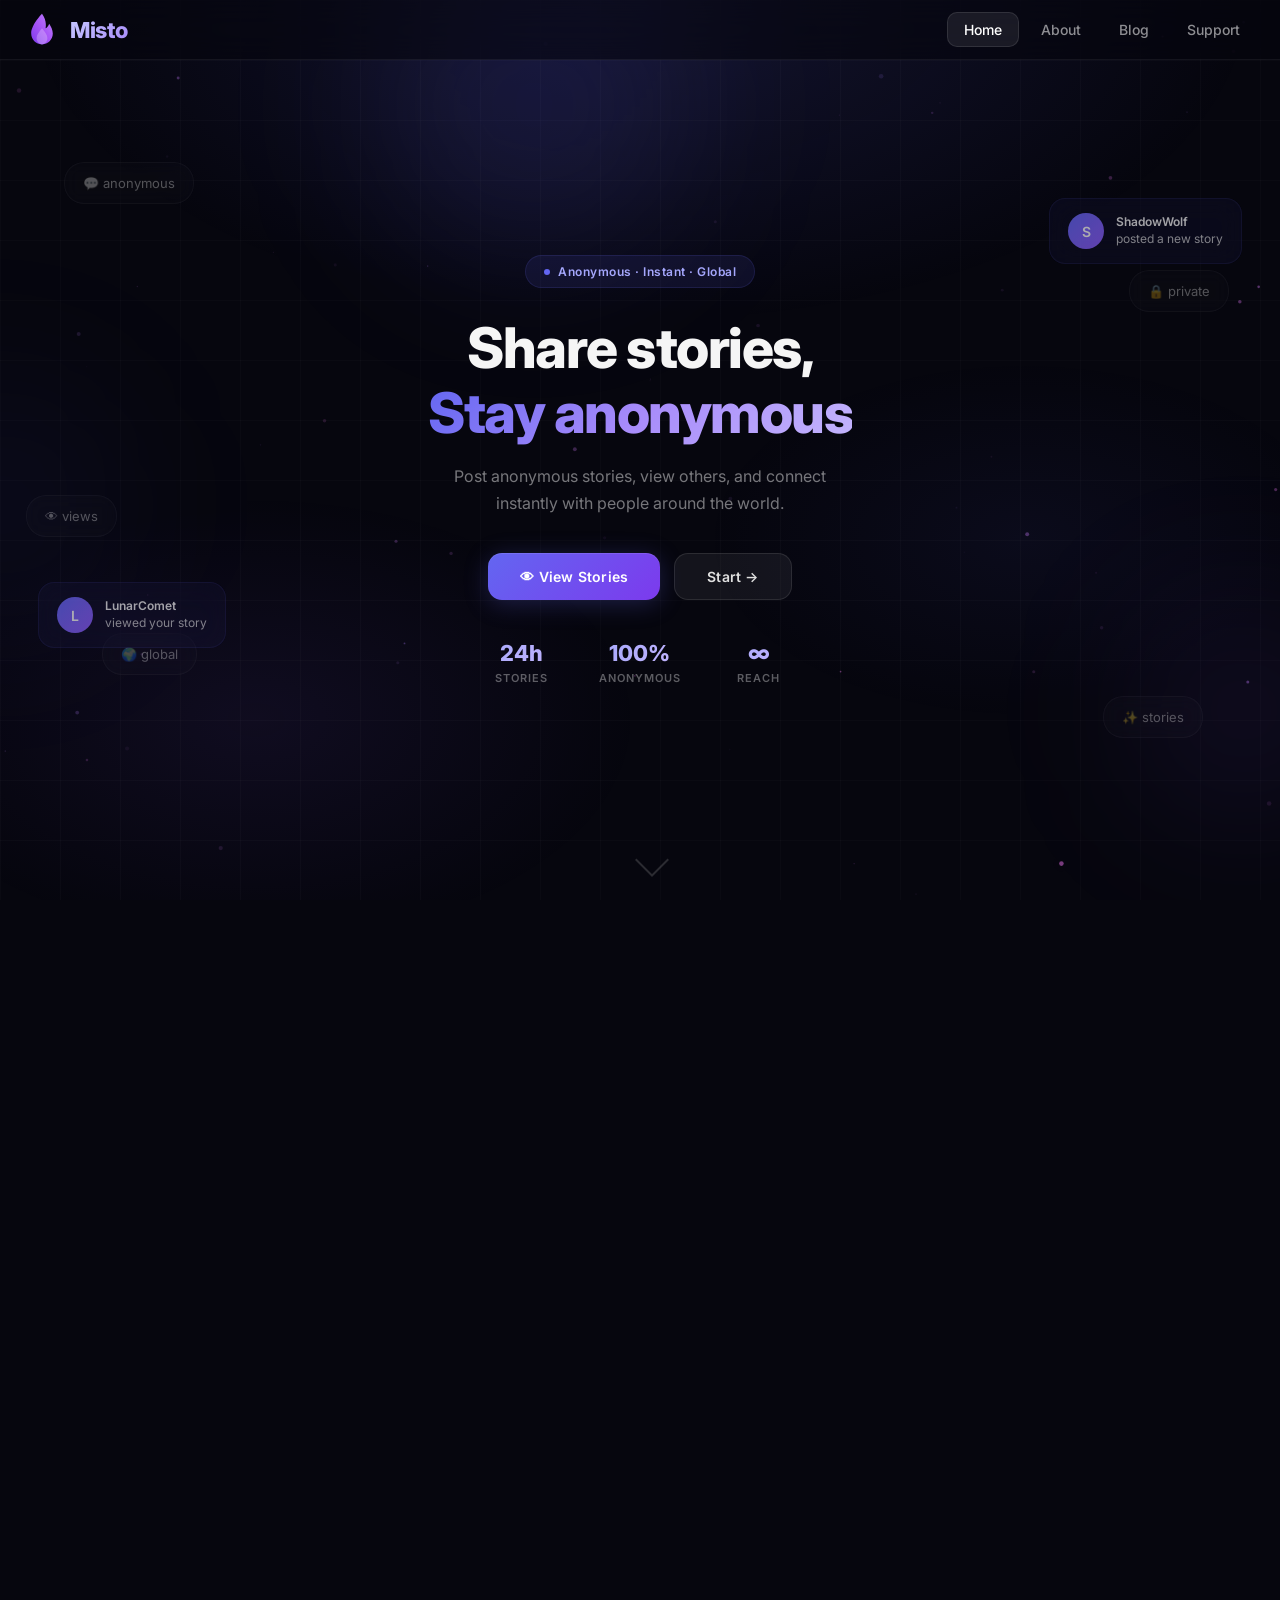
<file: index.html>
<!DOCTYPE html>
<html lang="en">

<head>
    <meta charset="UTF-8">
    <meta name="viewport" content="width=device-width, initial-scale=1.0">
    <link rel="icon" type="image/png" href="pages/icon.png">
    <title>Misto — Share Stories, Stay Anonymous</title>
    <meta name="description"
        content="Post anonymous stories, view others, and connect instantly with people around the world.">
    <link rel="preconnect" href="https://fonts.googleapis.com">
    <link rel="preconnect" href="https://fonts.gstatic.com" crossorigin>
    <link href="https://fonts.googleapis.com/css2?family=Inter:wght@400;500;600;700;800&display=swap" rel="stylesheet">

    <!-- Open Graph (for WhatsApp, Instagram, etc) -->
    <meta property="og:title" content="Misto — Share Stories, Stay Anonymous">
    <meta property="og:description"
        content="Post anonymous stories and connect instantly with people around the world.">
    <meta property="og:image" content="https://misto-alpha.vercel.app/preview.jpeg">
    <meta property="og:url" content="https://misto-alpha.vercel.app">
    <meta property="og:type" content="website">

    <!-- Twitter (also used by many apps) -->
    <meta name="twitter:card" content="summary_large_image">
    <meta name="twitter:image" content="https://misto-alpha.vercel.app/preview.jpeg">
    <style>
        /* ================== RESET ================== */
        * {
            margin: 0;
            padding: 0;
            box-sizing: border-box;
        }

        html,
        body {
            width: 100%;
            height: 100%;
            overflow-x: hidden;
        }

        /* ================== BASE ================== */
        body {
            font-family: 'Inter', -apple-system, BlinkMacSystemFont, sans-serif;
            background: #06060e;
            color: #f5f5f5;
            -webkit-font-smoothing: antialiased;
            -moz-osx-font-smoothing: grayscale;
        }

        /* ================== PARTICLE CANVAS ================== */
        #particleCanvas {
            position: fixed;
            top: 0;
            left: 0;
            width: 100%;
            height: 100%;
            z-index: 0;
            pointer-events: none;
        }

        /* ================== BACKGROUND ================== */
        .bg-layer {
            position: fixed;
            top: 0;
            left: 0;
            width: 100%;
            height: 100%;
            z-index: 1;
            overflow: hidden;
            pointer-events: none;
        }

        .bg-gradient {
            position: absolute;
            width: 100%;
            height: 100%;
            background:
                radial-gradient(ellipse 80% 60% at 50% 0%, rgba(99, 102, 241, 0.15) 0%, transparent 60%),
                radial-gradient(ellipse 60% 50% at 20% 80%, rgba(139, 92, 246, 0.08) 0%, transparent 50%),
                radial-gradient(ellipse 50% 40% at 80% 60%, rgba(99, 102, 241, 0.06) 0%, transparent 50%);
        }

        .bg-grid {
            position: absolute;
            width: 100%;
            height: 100%;
            background-image:
                linear-gradient(rgba(255, 255, 255, 0.02) 1px, transparent 1px),
                linear-gradient(90deg, rgba(255, 255, 255, 0.02) 1px, transparent 1px);
            background-size: 60px 60px;
        }

        /* ================== GLOW ORBS ================== */
        .glow-orb {
            position: absolute;
            border-radius: 50%;
            filter: blur(80px);
            pointer-events: none;
            animation: orbPulse 8s ease-in-out infinite;
        }

        .glow-orb.orb1 {
            width: 300px;
            height: 300px;
            background: rgba(99, 102, 241, 0.12);
            top: -5%;
            left: 30%;
        }

        .glow-orb.orb2 {
            width: 200px;
            height: 200px;
            background: rgba(139, 92, 246, 0.1);
            bottom: 10%;
            right: -5%;
            animation-delay: 3s;
        }

        .glow-orb.orb3 {
            width: 250px;
            height: 250px;
            background: rgba(99, 102, 241, 0.06);
            bottom: 30%;
            left: -10%;
            animation-delay: 5s;
        }

        @keyframes orbPulse {

            0%,
            100% {
                transform: scale(1);
                opacity: 0.6;
            }

            50% {
                transform: scale(1.2);
                opacity: 1;
            }
        }

        /* ================== FLOATING ELEMENTS ================== */
        .floating-bubble {
            position: absolute;
            border-radius: 20px;
            background: rgba(255, 255, 255, 0.03);
            border: 1px solid rgba(255, 255, 255, 0.05);
            backdrop-filter: blur(8px);
            -webkit-backdrop-filter: blur(8px);
            padding: 12px 18px;
            font-size: 13px;
            color: rgba(255, 255, 255, 0.5);
            pointer-events: none;
            animation: float 6s ease-in-out infinite;
            opacity: 0;
            animation-fill-mode: forwards;
        }

        .floating-bubble.b1 {
            top: 18%;
            left: 5%;
            animation-delay: 0.5s;
        }

        .floating-bubble.b2 {
            top: 30%;
            right: 4%;
            animation-delay: 1.5s;
        }

        .floating-bubble.b3 {
            bottom: 25%;
            left: 8%;
            animation-delay: 2.5s;
        }

        .floating-bubble.b4 {
            bottom: 18%;
            right: 6%;
            animation-delay: 3.2s;
        }

        .floating-bubble.b5 {
            top: 55%;
            left: 2%;
            animation-delay: 1s;
        }

        @keyframes float {

            0%,
            100% {
                transform: translateY(0px) rotate(0deg);
                opacity: 0.6;
            }

            25% {
                transform: translateY(-12px) rotate(1deg);
                opacity: 0.8;
            }

            50% {
                transform: translateY(-6px) rotate(-1deg);
                opacity: 0.7;
            }

            75% {
                transform: translateY(-15px) rotate(0.5deg);
                opacity: 0.85;
            }
        }

        /* NOTIFICATION CARDS */
        .notif-card {
            position: absolute;
            border-radius: 16px;
            background: rgba(99, 102, 241, 0.08);
            border: 1px solid rgba(99, 102, 241, 0.12);
            backdrop-filter: blur(12px);
            -webkit-backdrop-filter: blur(12px);
            padding: 14px 18px;
            display: flex;
            align-items: center;
            gap: 12px;
            pointer-events: none;
            animation: slideInNotif 0.8s ease forwards, float 5s ease-in-out 0.8s infinite;
            opacity: 0;
        }

        .notif-card .notif-avatar {
            width: 36px;
            height: 36px;
            min-width: 36px;
            border-radius: 50%;
            background: linear-gradient(135deg, #6366f1, #8b5cf6);
            display: flex;
            align-items: center;
            justify-content: center;
            font-weight: 600;
            font-size: 14px;
        }

        .notif-card .notif-text {
            font-size: 12px;
            line-height: 1.4;
            color: rgba(255, 255, 255, 0.7);
        }

        .notif-card .notif-text strong {
            color: rgba(255, 255, 255, 0.9);
            font-weight: 600;
        }

        .notif-card.n1 {
            top: 22%;
            right: 3%;
            animation-delay: 1s, 1.8s;
        }

        .notif-card.n2 {
            bottom: 28%;
            left: 3%;
            animation-delay: 2s, 2.8s;
        }

        @keyframes slideInNotif {
            from {
                opacity: 0;
                transform: translateY(20px) scale(0.9);
            }

            to {
                opacity: 0.7;
                transform: translateY(0) scale(1);
            }
        }

        /* ================== MAIN CONTENT ================== */
        .page {
            position: relative;
            z-index: 2;
            min-height: 100vh;
            display: flex;
            flex-direction: column;
        }

        /* ================== NAVBAR ================== */
        .navbar {
            position: fixed;
            top: 0;
            width: 100%;
            height: 60px;
            padding: 0 24px;
            display: flex;
            justify-content: space-between;
            align-items: center;
            background: rgba(6, 6, 14, 0.6);
            backdrop-filter: blur(20px);
            -webkit-backdrop-filter: blur(20px);
            border-bottom: 1px solid rgba(255, 255, 255, 0.06);
            z-index: 1000;
            transition: background 0.3s ease;
        }

        .navbar-brand {
            display: flex;
            align-items: center;
            gap: 10px;
            text-decoration: none;
        }

        .navbar-logo {
            width: 36px;
            height: 36px;
            display: flex;
            align-items: center;
            justify-content: center;
        }

        .navbar-logo svg {
            width: 100%;
            height: 100%;
        }

        .navbar-name {
            font-size: 22px;
            font-weight: 800;
            background: linear-gradient(135deg, #c7c9ff, #a78bfa);
            -webkit-background-clip: text;
            -webkit-text-fill-color: transparent;
            background-clip: text;
            letter-spacing: -0.5px;
        }

        /* Desktop nav links */
        .nav-links {
            display: flex;
            gap: 6px;
            align-items: center;
        }

        .nav-link {
            font-size: 14px;
            color: rgba(255, 255, 255, 0.55);
            text-decoration: none;
            padding: 8px 16px;
            border-radius: 10px;
            transition: all 0.25s ease;
            font-weight: 500;
        }

        .nav-link:hover {
            color: white;
            background: rgba(255, 255, 255, 0.06);
        }

        .nav-link.active {
            background: rgba(255, 255, 255, 0.08);
            border: 1px solid rgba(255, 255, 255, 0.1);
            color: white;
        }

        /* Hamburger — hidden on desktop */
        .navbar-hamburger {
            display: none;
            width: 42px;
            height: 42px;
            border-radius: 12px;
            background: rgba(255, 255, 255, 0.05);
            border: 1px solid rgba(255, 255, 255, 0.08);
            flex-direction: column;
            align-items: center;
            justify-content: center;
            gap: 5px;
            cursor: pointer;
            transition: all 0.25s ease;
            position: relative;
            z-index: 1001;
        }

        .navbar-hamburger:hover {
            background: rgba(255, 255, 255, 0.1);
        }

        .navbar-hamburger span {
            display: block;
            width: 18px;
            height: 2px;
            background: rgba(255, 255, 255, 0.7);
            border-radius: 2px;
            transition: all 0.3s ease;
        }

        .navbar-hamburger.active span:nth-child(1) {
            transform: rotate(45deg) translate(5px, 5px);
        }

        .navbar-hamburger.active span:nth-child(2) {
            opacity: 0;
        }

        .navbar-hamburger.active span:nth-child(3) {
            transform: rotate(-45deg) translate(5px, -5px);
        }

        /* Mobile dropdown */
        .mobile-dropdown {
            position: fixed;
            top: 60px;
            left: 0;
            width: 100%;
            background: rgba(6, 6, 14, 0.95);
            backdrop-filter: blur(24px);
            -webkit-backdrop-filter: blur(24px);
            border-bottom: 1px solid rgba(255, 255, 255, 0.06);
            padding: 0;
            max-height: 0;
            overflow: hidden;
            transition: max-height 0.35s cubic-bezier(0.4, 0, 0.2, 1), padding 0.35s ease;
            z-index: 999;
            display: none;
        }

        .mobile-dropdown.open {
            max-height: 300px;
            padding: 12px 24px 20px;
        }

        .mobile-dropdown a {
            display: block;
            padding: 14px 16px;
            color: rgba(255, 255, 255, 0.7);
            text-decoration: none;
            font-size: 15px;
            font-weight: 500;
            border-radius: 12px;
            transition: all 0.25s ease;
        }

        .mobile-dropdown a:hover,
        .mobile-dropdown a.active {
            color: white;
            background: rgba(255, 255, 255, 0.06);
        }

        /* ================== HERO ================== */
        .hero {
            flex: 1;
            display: flex;
            flex-direction: column;
            align-items: center;
            justify-content: center;
            text-align: center;
            padding: 100px 24px 60px;
            position: relative;
            z-index: 10;
            min-height: 100vh;
        }

        .hero-badge {
            display: inline-flex;
            align-items: center;
            gap: 8px;
            padding: 8px 18px;
            border-radius: 100px;
            background: rgba(99, 102, 241, 0.1);
            border: 1px solid rgba(99, 102, 241, 0.15);
            font-size: 12px;
            font-weight: 600;
            color: #a5a7fc;
            letter-spacing: 0.5px;
            margin-bottom: 28px;
            animation: fadeUp 0.8s ease 0.2s forwards;
            opacity: 0;
        }

        .hero-badge .dot {
            width: 6px;
            height: 6px;
            border-radius: 50%;
            background: #6366f1;
            animation: blink 2s ease-in-out infinite;
        }

        @keyframes blink {

            0%,
            100% {
                opacity: 1;
            }

            50% {
                opacity: 0.3;
            }
        }

        .hero h1 {
            font-size: clamp(32px, 8vw, 56px);
            font-weight: 800;
            line-height: 1.15;
            letter-spacing: -1.5px;
            margin-bottom: 18px;
            animation: fadeUp 0.8s ease 0.4s forwards;
            opacity: 0;
        }

        .hero h1 .gradient-text {
            background: linear-gradient(135deg, #6366f1, #a78bfa, #c4b5fd);
            -webkit-background-clip: text;
            -webkit-text-fill-color: transparent;
            background-clip: text;
        }

        .hero p {
            font-size: 16px;
            line-height: 1.7;
            color: rgba(255, 255, 255, 0.45);
            max-width: 420px;
            margin: 0 auto 36px;
            font-weight: 400;
            animation: fadeUp 0.8s ease 0.6s forwards;
            opacity: 0;
        }

        @keyframes fadeUp {
            from {
                opacity: 0;
                transform: translateY(24px);
            }

            to {
                opacity: 1;
                transform: translateY(0);
            }
        }

        /* ================== BUTTONS ================== */
        .hero-buttons {
            display: flex;
            gap: 14px;
            animation: fadeUp 0.8s ease 0.8s forwards;
            opacity: 0;
        }

        .btn {
            padding: 14px 32px;
            border: none;
            border-radius: 14px;
            font-family: 'Inter', sans-serif;
            font-size: 14px;
            font-weight: 600;
            cursor: pointer;
            transition: all 0.3s cubic-bezier(0.4, 0, 0.2, 1);
            text-decoration: none;
            display: inline-flex;
            align-items: center;
            gap: 8px;
            letter-spacing: 0.2px;
        }

        .btn-primary {
            background: linear-gradient(135deg, #6366f1, #7c3aed);
            color: white;
            box-shadow: 0 4px 24px rgba(99, 102, 241, 0.25), inset 0 1px 0 rgba(255, 255, 255, 0.1);
        }

        .btn-primary:hover {
            transform: translateY(-3px) scale(1.02);
            box-shadow: 0 8px 32px rgba(99, 102, 241, 0.4), inset 0 1px 0 rgba(255, 255, 255, 0.15);
        }

        .btn-primary:active {
            transform: scale(0.97);
        }

        .btn-secondary {
            background: rgba(255, 255, 255, 0.06);
            color: #e0e0e0;
            border: 1px solid rgba(255, 255, 255, 0.1);
            backdrop-filter: blur(8px);
            -webkit-backdrop-filter: blur(8px);
        }

        .btn-secondary:hover {
            background: rgba(255, 255, 255, 0.1);
            border-color: rgba(255, 255, 255, 0.18);
            transform: translateY(-3px);
        }

        .btn-secondary:active {
            transform: scale(0.97);
        }

        /* ================== STATS BAR ================== */
        .stats-bar {
            display: grid;
            grid-template-columns: repeat(3, 1fr);
            gap: 24px;
            max-width: 420px;
            width: 100%;
            padding: 28px 0 0;
            margin-top: 12px;
            animation: fadeUp 0.8s ease 1s forwards;
            opacity: 0;
        }

        .stat-item {
            text-align: center;
            padding: 0 8px;
        }

        .stat-item .stat-number {
            font-size: 22px;
            font-weight: 800;
            background: linear-gradient(135deg, #a5a7fc, #c4b5fd);
            -webkit-background-clip: text;
            -webkit-text-fill-color: transparent;
            background-clip: text;
            line-height: 1.2;
        }

        .stat-item .stat-label {
            font-size: 11px;
            color: rgba(255, 255, 255, 0.35);
            font-weight: 600;
            letter-spacing: 1px;
            margin-top: 4px;
        }

        /* ================== SCROLL HINT ================== */
        .scroll-hint {
            position: absolute;
            bottom: 28px;
            left: 50%;
            transform: translateX(-50%);
            display: flex;
            flex-direction: column;
            align-items: center;
            gap: 6px;
            animation: fadeUp 1s ease 1.2s forwards, bounce 2s ease-in-out 2.2s infinite;
            opacity: 0;
        }

        .scroll-hint .chevron {
            width: 24px;
            height: 24px;
            border-right: 2px solid rgba(255, 255, 255, 0.15);
            border-bottom: 2px solid rgba(255, 255, 255, 0.15);
            transform: rotate(45deg);
        }

        @keyframes bounce {

            0%,
            100% {
                transform: translateX(-50%) translateY(0);
            }

            50% {
                transform: translateX(-50%) translateY(8px);
            }
        }

        /* ================== FEATURES ================== */
        .features {
            padding: 100px 24px;
            text-align: center;
            position: relative;
            z-index: 5;
        }

        .features-header {
            margin-bottom: 60px;
        }

        .features-tag {
            font-size: 12px;
            letter-spacing: 2px;
            color: #a78bfa;
            margin-bottom: 10px;
            font-weight: 600;
        }

        .features h2 {
            font-size: clamp(28px, 6vw, 44px);
            font-weight: 800;
        }

        .features .gradient-text {
            background: linear-gradient(135deg, #c084fc, #a855f7);
            -webkit-background-clip: text;
            -webkit-text-fill-color: transparent;
            background-clip: text;
        }

        .features-grid {
            display: grid;
            grid-template-columns: repeat(auto-fit, minmax(240px, 1fr));
            gap: 24px;
            max-width: 1100px;
            margin: auto;
        }

        .feature-card {
            background: rgba(255, 255, 255, 0.03);
            border: 1px solid rgba(255, 255, 255, 0.06);
            border-radius: 20px;
            padding: 28px;
            text-align: left;
            transition: all 0.3s ease;
            backdrop-filter: blur(10px);
        }

        .feature-card:hover {
            transform: translateY(-6px);
            border-color: rgba(168, 85, 247, 0.3);
            box-shadow: 0 0 40px rgba(168, 85, 247, 0.1);
        }

        .feature-card .icon {
            width: 44px;
            height: 44px;
            border-radius: 14px;
            background: rgba(168, 85, 247, 0.12);
            display: flex;
            align-items: center;
            justify-content: center;
            margin-bottom: 16px;
            font-size: 20px;
        }

        .feature-card h3 {
            font-size: 16px;
            font-weight: 600;
            margin-bottom: 8px;
        }

        .feature-card p {
            font-size: 13px;
            color: rgba(255, 255, 255, 0.4);
            line-height: 1.6;
        }

        /* ================== HOW IT WORKS ================== */
        .how-it-works {
            padding: 120px 24px;
            text-align: center;
            position: relative;
            z-index: 5;
            background: linear-gradient(180deg, rgba(10, 10, 20, 0.8), rgba(5, 5, 15, 1));
            border-top: 1px solid rgba(255, 255, 255, 0.05);
        }

        .how-header {
            margin-bottom: 60px;
        }

        .how-tag {
            font-size: 12px;
            letter-spacing: 2px;
            color: #a855f7;
            font-weight: 600;
            margin-bottom: 10px;
        }

        .how-it-works h2 {
            font-size: clamp(28px, 6vw, 44px);
            font-weight: 800;
        }

        .gradient-alt {
            background: linear-gradient(135deg, #c084fc, #f472b6, #fb923c);
            -webkit-background-clip: text;
            -webkit-text-fill-color: transparent;
            background-clip: text;
        }

        .steps {
            display: grid;
            grid-template-columns: repeat(auto-fit, minmax(220px, 1fr));
            gap: 40px;
            max-width: 900px;
            margin: auto;
        }

        .step {
            text-align: center;
        }

        .step-number {
            font-size: 64px;
            font-weight: 800;
            background: linear-gradient(135deg, #a855f7, #ec4899);
            -webkit-background-clip: text;
            -webkit-text-fill-color: transparent;
            background-clip: text;
            margin-bottom: 10px;
        }

        .step h3 {
            font-size: 18px;
            font-weight: 600;
            margin-bottom: 8px;
        }

        .step p {
            font-size: 14px;
            color: rgba(255, 255, 255, 0.4);
            line-height: 1.6;
        }

        /* ================== WHY MISTO ================== */
        .why-misto {
            padding: 120px 24px;
            position: relative;
            z-index: 5;
            background: radial-gradient(circle at 20% 30%, rgba(168, 85, 247, 0.08), transparent 40%),
                radial-gradient(circle at 80% 70%, rgba(236, 72, 153, 0.06), transparent 40%),
                #05050d;
            border-top: 1px solid rgba(255, 255, 255, 0.05);
        }

        .why-container {
            max-width: 1100px;
            margin: auto;
            display: grid;
            grid-template-columns: 1fr 1fr;
            gap: 60px;
            align-items: center;
        }

        .why-tag {
            font-size: 12px;
            letter-spacing: 2px;
            color: #ec4899;
            font-weight: 600;
            margin-bottom: 10px;
        }

        .why-text h2 {
            font-size: clamp(28px, 5vw, 42px);
            font-weight: 800;
            margin-bottom: 20px;
        }

        .why-text .gradient-text {
            background: linear-gradient(135deg, #6366f1, #a78bfa, #c4b5fd);
            -webkit-background-clip: text;
            -webkit-text-fill-color: transparent;
            background-clip: text;
        }

        .why-text p {
            font-size: 14px;
            color: rgba(255, 255, 255, 0.45);
            line-height: 1.7;
            margin-bottom: 14px;
        }

        .why-cards {
            display: grid;
            grid-template-columns: 1fr 1fr;
            gap: 20px;
        }

        .why-card {
            background: rgba(255, 255, 255, 0.03);
            border: 1px solid rgba(255, 255, 255, 0.06);
            border-radius: 20px;
            padding: 24px;
            backdrop-filter: blur(10px);
            transition: all 0.3s ease;
        }

        .why-card:hover {
            transform: translateY(-6px);
            border-color: rgba(168, 85, 247, 0.3);
        }

        .why-card .icon {
            font-size: 20px;
            margin-bottom: 10px;
        }

        .why-card h3 {
            font-size: 26px;
            font-weight: 800;
            margin-bottom: 6px;
        }

        .why-card p {
            font-size: 13px;
            color: rgba(255, 255, 255, 0.4);
        }

        .why-card.full {
            grid-column: span 2;
        }

        .glow-purple {
            box-shadow: 0 0 40px rgba(168, 85, 247, 0.15);
        }

        .glow-pink {
            box-shadow: 0 0 40px rgba(236, 72, 153, 0.15);
        }

        /* ================== FINAL CTA ================== */
        .final-cta {
            padding: 120px 24px;
            text-align: center;
            background: radial-gradient(circle at center, rgba(168, 85, 247, 0.12), transparent 60%), #05050d;
        }

        .cta-content h2 {
            font-size: clamp(32px, 6vw, 48px);
            font-weight: 800;
            margin-bottom: 16px;
        }

        .cta-content p {
            color: rgba(255, 255, 255, 0.45);
            max-width: 500px;
            margin: 0 auto 30px;
            line-height: 1.6;
        }

        .cta-btn {
            display: inline-block;
            padding: 16px 36px;
            border-radius: 14px;
            background: linear-gradient(135deg, #8b5cf6, #ec4899);
            color: white;
            font-weight: 600;
            text-decoration: none;
            transition: all 0.3s ease;
            box-shadow: 0 4px 24px rgba(139, 92, 246, 0.25);
        }

        .cta-btn:hover {
            transform: translateY(-3px);
            box-shadow: 0 10px 40px rgba(168, 85, 247, 0.4);
        }

        /* ================== FOOTER ================== */
        .footer {
            background: #070710;
            padding: 60px 24px 20px;
            border-top: 1px solid rgba(255, 255, 255, 0.05);
        }

        .footer-container {
            max-width: 1100px;
            margin: auto;
            display: grid;
            grid-template-columns: 1fr 2fr;
            gap: 40px;
        }

        .footer-brand {
            display: flex;
            flex-direction: column;
            gap: 8px;
        }

        .footer-brand .footer-logo-row {
            display: flex;
            align-items: center;
            gap: 10px;
        }

        .footer-brand .footer-logo-row svg {
            width: 32px;
            height: 32px;
        }

        .footer-brand .footer-logo-row h3 {
            font-size: 18px;
            font-weight: 800;
            background: linear-gradient(135deg, #c7c9ff, #a78bfa);
            -webkit-background-clip: text;
            -webkit-text-fill-color: transparent;
            background-clip: text;
        }

        .footer-brand p {
            font-size: 13px;
            color: rgba(255, 255, 255, 0.35);
            max-width: 260px;
        }

        .footer-links {
            display: flex;
            justify-content: space-between;
        }

        .footer-links h4 {
            font-size: 12px;
            color: rgba(255, 255, 255, 0.45);
            margin-bottom: 12px;
            letter-spacing: 1px;
        }

        .footer-links a {
            display: block;
            font-size: 14px;
            color: rgba(255, 255, 255, 0.35);
            margin-bottom: 8px;
            text-decoration: none;
            transition: color 0.25s ease;
        }

        .footer-links a:hover {
            color: #fff;
        }

        .footer-bottom {
            text-align: center;
            margin-top: 40px;
            font-size: 12px;
            color: rgba(255, 255, 255, 0.25);
        }

        /* ================== RESPONSIVE ================== */
        @media (max-width: 768px) {
            .nav-links {
                display: none;
            }



            .navbar-hamburger {
                display: flex;
            }

            .mobile-dropdown {
                display: block;
            }

            .why-container {
                grid-template-columns: 1fr;
            }

            .why-card.full {
                grid-column: span 1;
            }

            .footer-container {
                grid-template-columns: 1fr;
                gap: 32px;
            }

            .footer-links {
                gap: 32px;
            }

            /* Show bubbles on mobile but adjust positions and scale to zero overlap */
            .notif-card,
            .floating-bubble {
                transform: scale(0.6);
                opacity: 0.6;
                max-width: 90vw;
            }

            /* Keep everything INSIDE screen */
            .floating-bubble.b1 {
                top: 8%;
                left: 4%;
            }

            .floating-bubble.b2 {
                top: 14%;
                right: 4%;
            }

            .floating-bubble.b3 {
                top: 70%;
                left: 4%;
            }

            .floating-bubble.b4 {
                top: 75%;
                right: 4%;
            }

            .floating-bubble.b5 {
                display: none;
            }

            .notif-card.n1 {
                top: 10%;
                right: 4%;
            }

            .notif-card.n2 {
                bottom: 6%;
                left: 4%;
            }
        }

        .hero {
            padding: 90px 20px 50px;
            min-height: 100dvh;
        }

        .stats-bar {
            max-width: 340px;
            gap: 16px;
        }


        @media (max-width: 400px) {
            .hero-buttons {
                flex-direction: column;
                width: 100%;
            }

            .btn {
                width: 100%;
                justify-content: center;
            }

            .stats-bar {
                gap: 12px;
            }

            .stat-item .stat-number {
                font-size: 18px;
            }

            .footer-links {
                flex-direction: column;
                gap: 24px;
            }
        }

        @media (min-width: 769px) {
            .mobile-dropdown {
                display: none !important;
            }
        }
    </style>
</head>

<body>

    <!-- PARTICLE CANVAS -->
    <canvas id="particleCanvas"></canvas>

    <!-- BACKGROUND LAYER -->
    <div class="bg-layer">
        <div class="bg-gradient"></div>
        <div class="bg-grid"></div>
        <div class="glow-orb orb1"></div>
        <div class="glow-orb orb2"></div>
        <div class="glow-orb orb3"></div>
        <div class="floating-bubble b1">💬 anonymous</div>
        <div class="floating-bubble b2">🔒 private</div>
        <div class="floating-bubble b3">🌍 global</div>
        <div class="floating-bubble b4">✨ stories</div>
        <div class="floating-bubble b5">👁 views</div>
        <div class="notif-card n1">
            <div class="notif-avatar">S</div>
            <div class="notif-text"><strong>ShadowWolf</strong><br>posted a new story</div>
        </div>
        <div class="notif-card n2">
            <div class="notif-avatar">L</div>
            <div class="notif-text"><strong>LunarComet</strong><br>viewed your story</div>
        </div>
    </div>

    <!-- MAIN PAGE -->
    <div class="page">

        <nav class="navbar" id="mainNav">
            <a href="#" class="navbar-brand">
                <div class="navbar-logo">
                    <svg viewBox="0 0 40 40" fill="none" xmlns="http://www.w3.org/2000/svg">
                        <defs>
                            <linearGradient id="flameGrad" x1="0%" y1="100%" x2="100%" y2="0%">
                                <stop offset="0%" stop-color="#7c3aed" />
                                <stop offset="50%" stop-color="#a855f7" />
                                <stop offset="100%" stop-color="#c084fc" />
                            </linearGradient>
                        </defs>
                        <path
                            d="M20 2C20 2 8 14 8 24C8 30.627 13.373 36 20 36C26.627 36 32 30.627 32 24C32 20 30 16 28 13C28 13 26 18 24 18C24 18 26 10 20 2Z"
                            fill="url(#flameGrad)" />
                        <path d="M20 36C16.5 36 14 33 14 29C14 25 17 22 20 18C23 22 26 25 26 29C26 33 23.5 36 20 36Z"
                            fill="rgba(255,255,255,0.25)" />
                    </svg>
                </div>
                <div class="navbar-name">Misto</div>
            </a>

            <div class="nav-links">
                <a href="#" class="nav-link active">Home</a>
                <a href="pages/about.html" class="nav-link">About</a>
                <a href="pages/blog.html" class="nav-link">Blog</a>
                <a href="pages/support.html" class="nav-link">Support</a>
            </div>

            <div class="navbar-hamburger" id="hamburgerBtn" onclick="toggleMobileMenu()">
                <span></span>
                <span></span>
                <span></span>
            </div>
        </nav>

        <div class="mobile-dropdown" id="mobileDropdown">
            <a href="#" class="active">Home</a>
            <a href="pages/about.html">About</a>
            <a href="pages/blog.html">Blog</a>
            <a href="pages/support.html">Support</a>
        </div>

        <!-- HERO -->
        <section class="hero">
            <div class="hero-badge">
                <span class="dot"></span>
                Anonymous · Instant · Global
            </div>

            <h1>
                Share stories,<br>
                <span class="gradient-text">Stay anonymous</span>
            </h1>

            <p>
                Post anonymous stories, view others, and connect instantly with people around the world.
            </p>

            <div class="hero-buttons">
                <a href="app.html" class="btn btn-primary">👁 View Stories</a>
                <a href="app.html" class="btn btn-secondary">Start →</a>
            </div>

            <div class="stats-bar">
                <div class="stat-item">
                    <div class="stat-number">24h</div>
                    <div class="stat-label">STORIES</div>
                </div>
                <div class="stat-item">
                    <div class="stat-number">100%</div>
                    <div class="stat-label">ANONYMOUS</div>
                </div>
                <div class="stat-item">
                    <div class="stat-number">∞</div>
                    <div class="stat-label">REACH</div>
                </div>
            </div>

            <div class="scroll-hint">
                <div class="chevron"></div>
            </div>
        </section>

        <!-- FEATURES -->
        <section class="features">
            <div class="features-header">
                <p class="features-tag">FEATURES</p>
                <h2>Built for <span class="gradient-text">real expression</span></h2>
            </div>
            <div class="features-grid">
                <div class="feature-card">
                    <div class="icon">🙈</div>
                    <h3>Anonymous Posting</h3>
                    <p>Share your truth without revealing who you are. No usernames, no profiles.</p>
                </div>
                <div class="feature-card">
                    <div class="icon">⏱</div>
                    <h3>Temporary Stories</h3>
                    <p>Stories vanish after 24 hours. Say what you mean, then let it go.</p>
                </div>
                <div class="feature-card">
                    <div class="icon">⚡</div>
                    <h3>No Login Required</h3>
                    <p>Jump in instantly. No sign-ups, no emails, no friction.</p>
                </div>
                <div class="feature-card">
                    <div class="icon">💜</div>
                    <h3>Real Reactions</h3>
                    <p>Get genuine reactions from real people who connect with your story.</p>
                </div>
            </div>
        </section>

        <!-- HOW IT WORKS -->
        <section class="how-it-works">
            <div class="how-header">
                <p class="how-tag">HOW IT WORKS</p>
                <h2>Three steps to <span class="gradient-alt">freedom</span></h2>
            </div>
            <div class="steps">
                <div class="step">
                    <div class="step-number">01</div>
                    <h3>Write your story</h3>
                    <p>Type whatever's on your mind. A confession, a thought, a moment.</p>
                </div>
                <div class="step">
                    <div class="step-number">02</div>
                    <h3>Post anonymously</h3>
                    <p>Share it with the world — no one will ever know it's you.</p>
                </div>
                <div class="step">
                    <div class="step-number">03</div>
                    <h3>Watch it resonate</h3>
                    <p>See reactions roll in from people who truly get it.</p>
                </div>
            </div>
        </section>

        <!-- WHY MISTO -->
        <section class="why-misto">
            <div class="why-container">
                <div class="why-text">
                    <p class="why-tag">WHY MISTO</p>
                    <h2>Because your thoughts<br><span class="gradient-text">deserve to be heard</span></h2>
                    <p>Social media made us performers. Every post is curated, every caption is calculated, every story
                        is a personal brand exercise.</p>
                    <p>Misto flips the script. Here, your words matter — not your followers, your face, or your name.
                        Just raw, unfiltered you.</p>
                    <p>No judgment. No history. No pressure. Just stories from real humans who want to be heard.</p>
                </div>
                <div class="why-cards">
                    <div class="why-card glow-purple">
                        <div class="icon">👥</div>
                        <h3>1.2M+</h3>
                        <p>Stories shared</p>
                    </div>
                    <div class="why-card glow-pink">
                        <div class="icon">💜</div>
                        <h3>8.4M+</h3>
                        <p>Reactions given</p>
                    </div>
                    <div class="why-card full">
                        <div class="icon">🛡</div>
                        <h3>100%</h3>
                        <p>Anonymous & encrypted. Always.</p>
                    </div>
                </div>
            </div>
        </section>

        <!-- FINAL CTA -->
        <section class="final-cta">
            <div class="cta-content">
                <h2>Ready to share your <span class="gradient-alt">story?</span></h2>
                <p>No sign-up. No identity. Just you and your thoughts. Start exploring or post your first anonymous
                    story.</p>
                <a href="app.html" class="cta-btn">Start Exploring Stories →</a>
            </div>
        </section>

        <!-- FOOTER -->
        <footer class="footer">
            <div class="footer-container">
                <div class="footer-brand">
                    <div class="footer-logo-row">
                        <svg viewBox="0 0 40 40" fill="none" xmlns="http://www.w3.org/2000/svg">
                            <defs>
                                <linearGradient id="flameGrad2" x1="0%" y1="100%" x2="100%" y2="0%">
                                    <stop offset="0%" stop-color="#7c3aed" />
                                    <stop offset="50%" stop-color="#a855f7" />
                                    <stop offset="100%" stop-color="#c084fc" />
                                </linearGradient>
                            </defs>
                            <path
                                d="M20 2C20 2 8 14 8 24C8 30.627 13.373 36 20 36C26.627 36 32 30.627 32 24C32 20 30 16 28 13C28 13 26 18 24 18C24 18 26 10 20 2Z"
                                fill="url(#flameGrad2)" />
                            <path
                                d="M20 36C16.5 36 14 33 14 29C14 25 17 22 20 18C23 22 26 25 26 29C26 33 23.5 36 20 36Z"
                                fill="rgba(255,255,255,0.25)" />
                        </svg>
                        <h3>Misto</h3>
                    </div>
                    <p>Share stories, stay anonymous. The next generation of self-expression.</p>
                </div>
                <div class="footer-links">
                    <div>
                        <h4>PRODUCT</h4>
                        <a href="#">Home</a>
                        <a href="pages/about.html">About</a>
                        <a href="pages/blog.html">Blog</a>
                    </div>
                    <div>
                        <h4>SUPPORT</h4>
                        <a href="pages/support.html">Help</a>
                        <a href="https://discord.gg/PhA4fxKv">Discord</a>
                        <a href="mailto:misto.connect@gmail.com">Contact</a>
                    </div>
                    <div>
                        <h4>LEGAL</h4>
                        <a href="#">Privacy</a>
                        <a href="#">Terms</a>
                        <a href="#">Guidelines</a>
                    </div>
                </div>
            </div>
            <div class="footer-bottom">© 2026 Misto. All rights reserved.</div>
        </footer>
    </div>

    <!-- PARTICLE CANVAS JS -->
    <script>
        (function () {
            const canvas = document.getElementById('particleCanvas');
            const ctx = canvas.getContext('2d');
            let particles = [];
            let animId;
            let w, h;

            function resize() {
                w = canvas.width = window.innerWidth;
                h = canvas.height = window.innerHeight;
            }
            resize();
            window.addEventListener('resize', resize);

            function createParticle() {
                const hue = 260 + Math.random() * 40;
                return {
                    x: Math.random() * w,
                    y: Math.random() * h,
                    r: Math.random() * 1.8 + 0.5,
                    dx: (Math.random() - 0.5) * 0.3,
                    dy: (Math.random() - 0.5) * 0.3,
                    alpha: Math.random() * 0.4 + 0.1,
                    hue: hue,
                    pulse: Math.random() * Math.PI * 2
                };
            }

            const count = Math.min(60, Math.floor(w * h / 18000));
            for (let i = 0; i < count; i++) particles.push(createParticle());

            function draw() {
                ctx.clearRect(0, 0, w, h);
                for (const p of particles) {
                    p.x += p.dx;
                    p.y += p.dy;
                    p.pulse += 0.015;
                    const a = p.alpha * (0.6 + 0.4 * Math.sin(p.pulse));

                    if (p.x < 0) p.x = w;
                    if (p.x > w) p.x = 0;
                    if (p.y < 0) p.y = h;
                    if (p.y > h) p.y = 0;

                    ctx.beginPath();
                    ctx.arc(p.x, p.y, p.r, 0, Math.PI * 2);
                    ctx.fillStyle = `hsla(${p.hue}, 80%, 70%, ${a})`;
                    ctx.shadowBlur = 12;
                    ctx.shadowColor = `hsla(${p.hue}, 80%, 60%, ${a * 0.5})`;
                    ctx.fill();
                }
                ctx.shadowBlur = 0;
                animId = requestAnimationFrame(draw);
            }
            draw();

            document.addEventListener('visibilitychange', () => {
                if (document.hidden) cancelAnimationFrame(animId);
                else draw();
            });
        })();

        function toggleMobileMenu() {
            const dropdown = document.getElementById('mobileDropdown');
            const btn = document.getElementById('hamburgerBtn');
            dropdown.classList.toggle('open');
            btn.classList.toggle('active');
        }

        document.addEventListener('click', function (e) {
            const dropdown = document.getElementById('mobileDropdown');
            const btn = document.getElementById('hamburgerBtn');
            if (!dropdown.contains(e.target) && !btn.contains(e.target)) {
                dropdown.classList.remove('open');
                btn.classList.remove('active');
            }
        });
    </script>

</body>

</html>
</file>
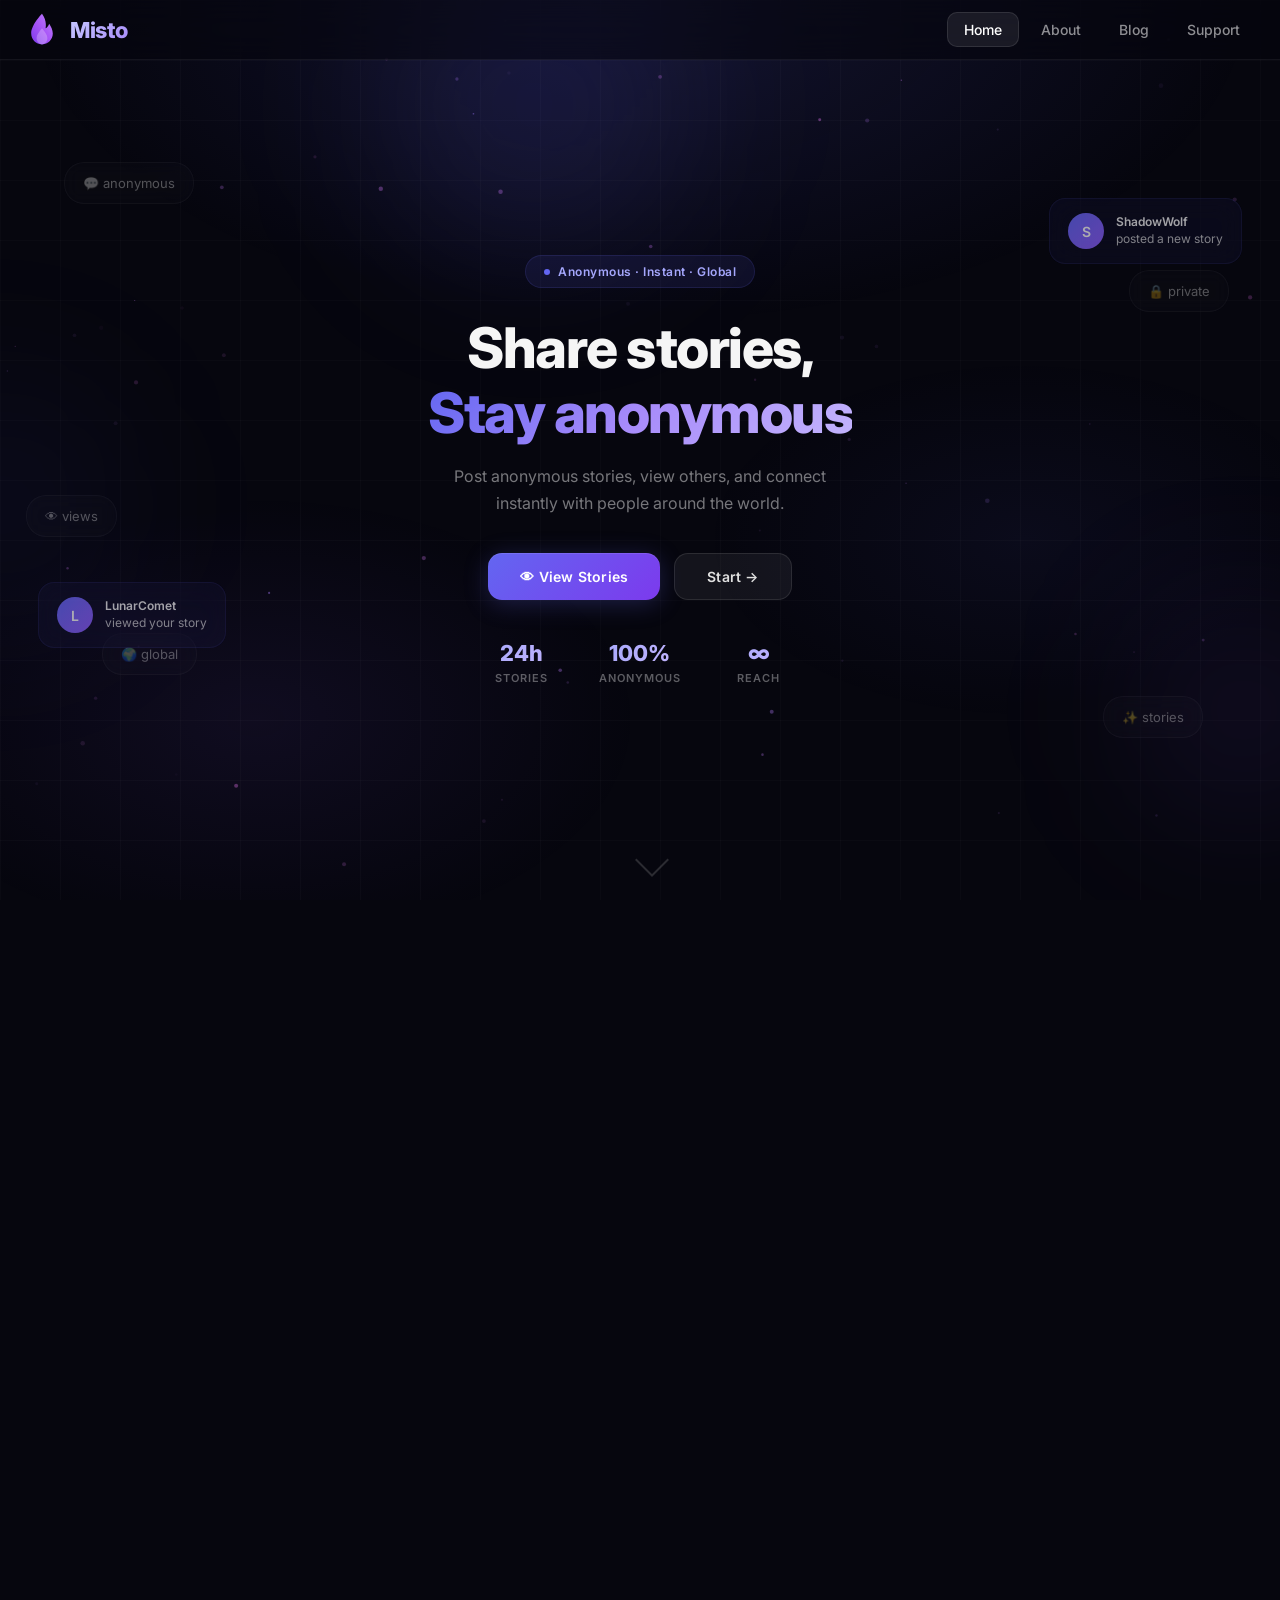
<file: pages/index.html>
<!DOCTYPE html>
<html lang="en">

<head>
    <meta charset="UTF-8">
    <meta name="viewport" content="width=device-width, initial-scale=1.0">
    <title>Misto — Share Stories, Stay Anonymous</title>
    <meta name="description"
        content="Post anonymous stories, view others, and connect instantly with people around the world.">
    <link rel="preconnect" href="https://fonts.googleapis.com">
    <link rel="preconnect" href="https://fonts.gstatic.com" crossorigin>
    <link href="https://fonts.googleapis.com/css2?family=Inter:wght@400;500;600;700;800&display=swap" rel="stylesheet">

    <style>
        /* ================== RESET ================== */
        * {
            margin: 0;
            padding: 0;
            box-sizing: border-box;
        }

        html,
        body {
            width: 100%;
            height: 100%;
            overflow-x: hidden;
        }

        /* ================== BASE ================== */
        body {
            font-family: 'Inter', -apple-system, BlinkMacSystemFont, sans-serif;
            background: #06060e;
            color: #f5f5f5;
            -webkit-font-smoothing: antialiased;
            -moz-osx-font-smoothing: grayscale;
        }

        /* ================== PARTICLE CANVAS ================== */
        #particleCanvas {
            position: fixed;
            top: 0;
            left: 0;
            width: 100%;
            height: 100%;
            z-index: 0;
            pointer-events: none;
        }

        /* ================== BACKGROUND ================== */
        .bg-layer {
            position: fixed;
            top: 0;
            left: 0;
            width: 100%;
            height: 100%;
            z-index: 1;
            overflow: hidden;
            pointer-events: none;
        }

        .bg-gradient {
            position: absolute;
            width: 100%;
            height: 100%;
            background:
                radial-gradient(ellipse 80% 60% at 50% 0%, rgba(99, 102, 241, 0.15) 0%, transparent 60%),
                radial-gradient(ellipse 60% 50% at 20% 80%, rgba(139, 92, 246, 0.08) 0%, transparent 50%),
                radial-gradient(ellipse 50% 40% at 80% 60%, rgba(99, 102, 241, 0.06) 0%, transparent 50%);
        }

        .bg-grid {
            position: absolute;
            width: 100%;
            height: 100%;
            background-image:
                linear-gradient(rgba(255, 255, 255, 0.02) 1px, transparent 1px),
                linear-gradient(90deg, rgba(255, 255, 255, 0.02) 1px, transparent 1px);
            background-size: 60px 60px;
        }

        /* ================== GLOW ORBS ================== */
        .glow-orb {
            position: absolute;
            border-radius: 50%;
            filter: blur(80px);
            pointer-events: none;
            animation: orbPulse 8s ease-in-out infinite;
        }

        .glow-orb.orb1 {
            width: 300px;
            height: 300px;
            background: rgba(99, 102, 241, 0.12);
            top: -5%;
            left: 30%;
        }

        .glow-orb.orb2 {
            width: 200px;
            height: 200px;
            background: rgba(139, 92, 246, 0.1);
            bottom: 10%;
            right: -5%;
            animation-delay: 3s;
        }

        .glow-orb.orb3 {
            width: 250px;
            height: 250px;
            background: rgba(99, 102, 241, 0.06);
            bottom: 30%;
            left: -10%;
            animation-delay: 5s;
        }

        @keyframes orbPulse {

            0%,
            100% {
                transform: scale(1);
                opacity: 0.6;
            }

            50% {
                transform: scale(1.2);
                opacity: 1;
            }
        }

        /* ================== FLOATING ELEMENTS ================== */
        .floating-bubble {
            position: absolute;
            border-radius: 20px;
            background: rgba(255, 255, 255, 0.03);
            border: 1px solid rgba(255, 255, 255, 0.05);
            backdrop-filter: blur(8px);
            -webkit-backdrop-filter: blur(8px);
            padding: 12px 18px;
            font-size: 13px;
            color: rgba(255, 255, 255, 0.5);
            pointer-events: none;
            animation: float 6s ease-in-out infinite;
            opacity: 0;
            animation-fill-mode: forwards;
        }

        .floating-bubble.b1 {
            top: 18%;
            left: 5%;
            animation-delay: 0.5s;
        }

        .floating-bubble.b2 {
            top: 30%;
            right: 4%;
            animation-delay: 1.5s;
        }

        .floating-bubble.b3 {
            bottom: 25%;
            left: 8%;
            animation-delay: 2.5s;
        }

        .floating-bubble.b4 {
            bottom: 18%;
            right: 6%;
            animation-delay: 3.2s;
        }

        .floating-bubble.b5 {
            top: 55%;
            left: 2%;
            animation-delay: 1s;
        }

        @keyframes float {

            0%,
            100% {
                transform: translateY(0px) rotate(0deg);
                opacity: 0.6;
            }

            25% {
                transform: translateY(-12px) rotate(1deg);
                opacity: 0.8;
            }

            50% {
                transform: translateY(-6px) rotate(-1deg);
                opacity: 0.7;
            }

            75% {
                transform: translateY(-15px) rotate(0.5deg);
                opacity: 0.85;
            }
        }

        /* NOTIFICATION CARDS */
        .notif-card {
            position: absolute;
            border-radius: 16px;
            background: rgba(99, 102, 241, 0.08);
            border: 1px solid rgba(99, 102, 241, 0.12);
            backdrop-filter: blur(12px);
            -webkit-backdrop-filter: blur(12px);
            padding: 14px 18px;
            display: flex;
            align-items: center;
            gap: 12px;
            pointer-events: none;
            animation: slideInNotif 0.8s ease forwards, float 5s ease-in-out 0.8s infinite;
            opacity: 0;
        }

        .notif-card .notif-avatar {
            width: 36px;
            height: 36px;
            min-width: 36px;
            border-radius: 50%;
            background: linear-gradient(135deg, #6366f1, #8b5cf6);
            display: flex;
            align-items: center;
            justify-content: center;
            font-weight: 600;
            font-size: 14px;
        }

        .notif-card .notif-text {
            font-size: 12px;
            line-height: 1.4;
            color: rgba(255, 255, 255, 0.7);
        }

        .notif-card .notif-text strong {
            color: rgba(255, 255, 255, 0.9);
            font-weight: 600;
        }

        .notif-card.n1 {
            top: 22%;
            right: 3%;
            animation-delay: 1s, 1.8s;
        }

        .notif-card.n2 {
            bottom: 28%;
            left: 3%;
            animation-delay: 2s, 2.8s;
        }

        @keyframes slideInNotif {
            from {
                opacity: 0;
                transform: translateY(20px) scale(0.9);
            }

            to {
                opacity: 0.7;
                transform: translateY(0) scale(1);
            }
        }

        /* ================== MAIN CONTENT ================== */
        .page {
            position: relative;
            z-index: 2;
            min-height: 100vh;
            display: flex;
            flex-direction: column;
        }

        /* ================== NAVBAR ================== */
        .navbar {
            position: fixed;
            top: 0;
            width: 100%;
            height: 60px;
            padding: 0 24px;
            display: flex;
            justify-content: space-between;
            align-items: center;
            background: rgba(6, 6, 14, 0.6);
            backdrop-filter: blur(20px);
            -webkit-backdrop-filter: blur(20px);
            border-bottom: 1px solid rgba(255, 255, 255, 0.06);
            z-index: 1000;
            transition: background 0.3s ease;
        }

        .navbar-brand {
            display: flex;
            align-items: center;
            gap: 10px;
            text-decoration: none;
        }

        .navbar-logo {
            width: 36px;
            height: 36px;
            display: flex;
            align-items: center;
            justify-content: center;
        }

        .navbar-logo svg {
            width: 100%;
            height: 100%;
        }

        .navbar-name {
            font-size: 22px;
            font-weight: 800;
            background: linear-gradient(135deg, #c7c9ff, #a78bfa);
            -webkit-background-clip: text;
            -webkit-text-fill-color: transparent;
            background-clip: text;
            letter-spacing: -0.5px;
        }

        /* Desktop nav links */
        .nav-links {
            display: flex;
            gap: 6px;
            align-items: center;
        }

        .nav-link {
            font-size: 14px;
            color: rgba(255, 255, 255, 0.55);
            text-decoration: none;
            padding: 8px 16px;
            border-radius: 10px;
            transition: all 0.25s ease;
            font-weight: 500;
        }

        .nav-link:hover {
            color: white;
            background: rgba(255, 255, 255, 0.06);
        }

        .nav-link.active {
            background: rgba(255, 255, 255, 0.08);
            border: 1px solid rgba(255, 255, 255, 0.1);
            color: white;
        }

        /* Hamburger — hidden on desktop */
        .navbar-hamburger {
            display: none;
            width: 42px;
            height: 42px;
            border-radius: 12px;
            background: rgba(255, 255, 255, 0.05);
            border: 1px solid rgba(255, 255, 255, 0.08);
            flex-direction: column;
            align-items: center;
            justify-content: center;
            gap: 5px;
            cursor: pointer;
            transition: all 0.25s ease;
            position: relative;
            z-index: 1001;
        }

        .navbar-hamburger:hover {
            background: rgba(255, 255, 255, 0.1);
        }

        .navbar-hamburger span {
            display: block;
            width: 18px;
            height: 2px;
            background: rgba(255, 255, 255, 0.7);
            border-radius: 2px;
            transition: all 0.3s ease;
        }

        .navbar-hamburger.active span:nth-child(1) {
            transform: rotate(45deg) translate(5px, 5px);
        }

        .navbar-hamburger.active span:nth-child(2) {
            opacity: 0;
        }

        .navbar-hamburger.active span:nth-child(3) {
            transform: rotate(-45deg) translate(5px, -5px);
        }

        /* Mobile dropdown */
        .mobile-dropdown {
            position: fixed;
            top: 60px;
            left: 0;
            width: 100%;
            background: rgba(6, 6, 14, 0.95);
            backdrop-filter: blur(24px);
            -webkit-backdrop-filter: blur(24px);
            border-bottom: 1px solid rgba(255, 255, 255, 0.06);
            padding: 0;
            max-height: 0;
            overflow: hidden;
            transition: max-height 0.35s cubic-bezier(0.4, 0, 0.2, 1), padding 0.35s ease;
            z-index: 999;
            display: none;
        }

        .mobile-dropdown.open {
            max-height: 300px;
            padding: 12px 24px 20px;
        }

        .mobile-dropdown a {
            display: block;
            padding: 14px 16px;
            color: rgba(255, 255, 255, 0.7);
            text-decoration: none;
            font-size: 15px;
            font-weight: 500;
            border-radius: 12px;
            transition: all 0.25s ease;
        }

        .mobile-dropdown a:hover,
        .mobile-dropdown a.active {
            color: white;
            background: rgba(255, 255, 255, 0.06);
        }

        /* ================== HERO ================== */
        .hero {
            flex: 1;
            display: flex;
            flex-direction: column;
            align-items: center;
            justify-content: center;
            text-align: center;
            padding: 100px 24px 60px;
            position: relative;
            z-index: 10;
            min-height: 100vh;
        }

        .hero-badge {
            display: inline-flex;
            align-items: center;
            gap: 8px;
            padding: 8px 18px;
            border-radius: 100px;
            background: rgba(99, 102, 241, 0.1);
            border: 1px solid rgba(99, 102, 241, 0.15);
            font-size: 12px;
            font-weight: 600;
            color: #a5a7fc;
            letter-spacing: 0.5px;
            margin-bottom: 28px;
            animation: fadeUp 0.8s ease 0.2s forwards;
            opacity: 0;
        }

        .hero-badge .dot {
            width: 6px;
            height: 6px;
            border-radius: 50%;
            background: #6366f1;
            animation: blink 2s ease-in-out infinite;
        }

        @keyframes blink {

            0%,
            100% {
                opacity: 1;
            }

            50% {
                opacity: 0.3;
            }
        }

        .hero h1 {
            font-size: clamp(32px, 8vw, 56px);
            font-weight: 800;
            line-height: 1.15;
            letter-spacing: -1.5px;
            margin-bottom: 18px;
            animation: fadeUp 0.8s ease 0.4s forwards;
            opacity: 0;
        }

        .hero h1 .gradient-text {
            background: linear-gradient(135deg, #6366f1, #a78bfa, #c4b5fd);
            -webkit-background-clip: text;
            -webkit-text-fill-color: transparent;
            background-clip: text;
        }

        .hero p {
            font-size: 16px;
            line-height: 1.7;
            color: rgba(255, 255, 255, 0.45);
            max-width: 420px;
            margin: 0 auto 36px;
            font-weight: 400;
            animation: fadeUp 0.8s ease 0.6s forwards;
            opacity: 0;
        }

        @keyframes fadeUp {
            from {
                opacity: 0;
                transform: translateY(24px);
            }

            to {
                opacity: 1;
                transform: translateY(0);
            }
        }

        /* ================== BUTTONS ================== */
        .hero-buttons {
            display: flex;
            gap: 14px;
            animation: fadeUp 0.8s ease 0.8s forwards;
            opacity: 0;
        }

        .btn {
            padding: 14px 32px;
            border: none;
            border-radius: 14px;
            font-family: 'Inter', sans-serif;
            font-size: 14px;
            font-weight: 600;
            cursor: pointer;
            transition: all 0.3s cubic-bezier(0.4, 0, 0.2, 1);
            text-decoration: none;
            display: inline-flex;
            align-items: center;
            gap: 8px;
            letter-spacing: 0.2px;
        }

        .btn-primary {
            background: linear-gradient(135deg, #6366f1, #7c3aed);
            color: white;
            box-shadow: 0 4px 24px rgba(99, 102, 241, 0.25), inset 0 1px 0 rgba(255, 255, 255, 0.1);
        }

        .btn-primary:hover {
            transform: translateY(-3px) scale(1.02);
            box-shadow: 0 8px 32px rgba(99, 102, 241, 0.4), inset 0 1px 0 rgba(255, 255, 255, 0.15);
        }

        .btn-primary:active {
            transform: scale(0.97);
        }

        .btn-secondary {
            background: rgba(255, 255, 255, 0.06);
            color: #e0e0e0;
            border: 1px solid rgba(255, 255, 255, 0.1);
            backdrop-filter: blur(8px);
            -webkit-backdrop-filter: blur(8px);
        }

        .btn-secondary:hover {
            background: rgba(255, 255, 255, 0.1);
            border-color: rgba(255, 255, 255, 0.18);
            transform: translateY(-3px);
        }

        .btn-secondary:active {
            transform: scale(0.97);
        }

        /* ================== STATS BAR ================== */
        .stats-bar {
            display: grid;
            grid-template-columns: repeat(3, 1fr);
            gap: 24px;
            max-width: 420px;
            width: 100%;
            padding: 28px 0 0;
            margin-top: 12px;
            animation: fadeUp 0.8s ease 1s forwards;
            opacity: 0;
        }

        .stat-item {
            text-align: center;
            padding: 0 8px;
        }

        .stat-item .stat-number {
            font-size: 22px;
            font-weight: 800;
            background: linear-gradient(135deg, #a5a7fc, #c4b5fd);
            -webkit-background-clip: text;
            -webkit-text-fill-color: transparent;
            background-clip: text;
            line-height: 1.2;
        }

        .stat-item .stat-label {
            font-size: 11px;
            color: rgba(255, 255, 255, 0.35);
            font-weight: 600;
            letter-spacing: 1px;
            margin-top: 4px;
        }

        /* ================== SCROLL HINT ================== */
        .scroll-hint {
            position: absolute;
            bottom: 28px;
            left: 50%;
            transform: translateX(-50%);
            display: flex;
            flex-direction: column;
            align-items: center;
            gap: 6px;
            animation: fadeUp 1s ease 1.2s forwards, bounce 2s ease-in-out 2.2s infinite;
            opacity: 0;
        }

        .scroll-hint .chevron {
            width: 24px;
            height: 24px;
            border-right: 2px solid rgba(255, 255, 255, 0.15);
            border-bottom: 2px solid rgba(255, 255, 255, 0.15);
            transform: rotate(45deg);
        }

        @keyframes bounce {

            0%,
            100% {
                transform: translateX(-50%) translateY(0);
            }

            50% {
                transform: translateX(-50%) translateY(8px);
            }
        }

        /* ================== FEATURES ================== */
        .features {
            padding: 100px 24px;
            text-align: center;
            position: relative;
            z-index: 5;
        }

        .features-header {
            margin-bottom: 60px;
        }

        .features-tag {
            font-size: 12px;
            letter-spacing: 2px;
            color: #a78bfa;
            margin-bottom: 10px;
            font-weight: 600;
        }

        .features h2 {
            font-size: clamp(28px, 6vw, 44px);
            font-weight: 800;
        }

        .features .gradient-text {
            background: linear-gradient(135deg, #c084fc, #a855f7);
            -webkit-background-clip: text;
            -webkit-text-fill-color: transparent;
            background-clip: text;
        }

        .features-grid {
            display: grid;
            grid-template-columns: repeat(auto-fit, minmax(240px, 1fr));
            gap: 24px;
            max-width: 1100px;
            margin: auto;
        }

        .feature-card {
            background: rgba(255, 255, 255, 0.03);
            border: 1px solid rgba(255, 255, 255, 0.06);
            border-radius: 20px;
            padding: 28px;
            text-align: left;
            transition: all 0.3s ease;
            backdrop-filter: blur(10px);
        }

        .feature-card:hover {
            transform: translateY(-6px);
            border-color: rgba(168, 85, 247, 0.3);
            box-shadow: 0 0 40px rgba(168, 85, 247, 0.1);
        }

        .feature-card .icon {
            width: 44px;
            height: 44px;
            border-radius: 14px;
            background: rgba(168, 85, 247, 0.12);
            display: flex;
            align-items: center;
            justify-content: center;
            margin-bottom: 16px;
            font-size: 20px;
        }

        .feature-card h3 {
            font-size: 16px;
            font-weight: 600;
            margin-bottom: 8px;
        }

        .feature-card p {
            font-size: 13px;
            color: rgba(255, 255, 255, 0.4);
            line-height: 1.6;
        }

        /* ================== HOW IT WORKS ================== */
        .how-it-works {
            padding: 120px 24px;
            text-align: center;
            position: relative;
            z-index: 5;
            background: linear-gradient(180deg, rgba(10, 10, 20, 0.8), rgba(5, 5, 15, 1));
            border-top: 1px solid rgba(255, 255, 255, 0.05);
        }

        .how-header {
            margin-bottom: 60px;
        }

        .how-tag {
            font-size: 12px;
            letter-spacing: 2px;
            color: #a855f7;
            font-weight: 600;
            margin-bottom: 10px;
        }

        .how-it-works h2 {
            font-size: clamp(28px, 6vw, 44px);
            font-weight: 800;
        }

        .gradient-alt {
            background: linear-gradient(135deg, #c084fc, #f472b6, #fb923c);
            -webkit-background-clip: text;
            -webkit-text-fill-color: transparent;
            background-clip: text;
        }

        .steps {
            display: grid;
            grid-template-columns: repeat(auto-fit, minmax(220px, 1fr));
            gap: 40px;
            max-width: 900px;
            margin: auto;
        }

        .step {
            text-align: center;
        }

        .step-number {
            font-size: 64px;
            font-weight: 800;
            background: linear-gradient(135deg, #a855f7, #ec4899);
            -webkit-background-clip: text;
            -webkit-text-fill-color: transparent;
            background-clip: text;
            margin-bottom: 10px;
        }

        .step h3 {
            font-size: 18px;
            font-weight: 600;
            margin-bottom: 8px;
        }

        .step p {
            font-size: 14px;
            color: rgba(255, 255, 255, 0.4);
            line-height: 1.6;
        }

        /* ================== WHY MISTO ================== */
        .why-misto {
            padding: 120px 24px;
            position: relative;
            z-index: 5;
            background: radial-gradient(circle at 20% 30%, rgba(168, 85, 247, 0.08), transparent 40%),
                radial-gradient(circle at 80% 70%, rgba(236, 72, 153, 0.06), transparent 40%),
                #05050d;
            border-top: 1px solid rgba(255, 255, 255, 0.05);
        }

        .why-container {
            max-width: 1100px;
            margin: auto;
            display: grid;
            grid-template-columns: 1fr 1fr;
            gap: 60px;
            align-items: center;
        }

        .why-tag {
            font-size: 12px;
            letter-spacing: 2px;
            color: #ec4899;
            font-weight: 600;
            margin-bottom: 10px;
        }

        .why-text h2 {
            font-size: clamp(28px, 5vw, 42px);
            font-weight: 800;
            margin-bottom: 20px;
        }

        .why-text .gradient-text {
            background: linear-gradient(135deg, #6366f1, #a78bfa, #c4b5fd);
            -webkit-background-clip: text;
            -webkit-text-fill-color: transparent;
            background-clip: text;
        }

        .why-text p {
            font-size: 14px;
            color: rgba(255, 255, 255, 0.45);
            line-height: 1.7;
            margin-bottom: 14px;
        }

        .why-cards {
            display: grid;
            grid-template-columns: 1fr 1fr;
            gap: 20px;
        }

        .why-card {
            background: rgba(255, 255, 255, 0.03);
            border: 1px solid rgba(255, 255, 255, 0.06);
            border-radius: 20px;
            padding: 24px;
            backdrop-filter: blur(10px);
            transition: all 0.3s ease;
        }

        .why-card:hover {
            transform: translateY(-6px);
            border-color: rgba(168, 85, 247, 0.3);
        }

        .why-card .icon {
            font-size: 20px;
            margin-bottom: 10px;
        }

        .why-card h3 {
            font-size: 26px;
            font-weight: 800;
            margin-bottom: 6px;
        }

        .why-card p {
            font-size: 13px;
            color: rgba(255, 255, 255, 0.4);
        }

        .why-card.full {
            grid-column: span 2;
        }

        .glow-purple {
            box-shadow: 0 0 40px rgba(168, 85, 247, 0.15);
        }

        .glow-pink {
            box-shadow: 0 0 40px rgba(236, 72, 153, 0.15);
        }

        /* ================== FINAL CTA ================== */
        .final-cta {
            padding: 120px 24px;
            text-align: center;
            background: radial-gradient(circle at center, rgba(168, 85, 247, 0.12), transparent 60%), #05050d;
        }

        .cta-content h2 {
            font-size: clamp(32px, 6vw, 48px);
            font-weight: 800;
            margin-bottom: 16px;
        }

        .cta-content p {
            color: rgba(255, 255, 255, 0.45);
            max-width: 500px;
            margin: 0 auto 30px;
            line-height: 1.6;
        }

        .cta-btn {
            display: inline-block;
            padding: 16px 36px;
            border-radius: 14px;
            background: linear-gradient(135deg, #8b5cf6, #ec4899);
            color: white;
            font-weight: 600;
            text-decoration: none;
            transition: all 0.3s ease;
            box-shadow: 0 4px 24px rgba(139, 92, 246, 0.25);
        }

        .cta-btn:hover {
            transform: translateY(-3px);
            box-shadow: 0 10px 40px rgba(168, 85, 247, 0.4);
        }

        /* ================== FOOTER ================== */
        .footer {
            background: #070710;
            padding: 60px 24px 20px;
            border-top: 1px solid rgba(255, 255, 255, 0.05);
        }

        .footer-container {
            max-width: 1100px;
            margin: auto;
            display: grid;
            grid-template-columns: 1fr 2fr;
            gap: 40px;
        }

        .footer-brand {
            display: flex;
            flex-direction: column;
            gap: 8px;
        }

        .footer-brand .footer-logo-row {
            display: flex;
            align-items: center;
            gap: 10px;
        }

        .footer-brand .footer-logo-row svg {
            width: 32px;
            height: 32px;
        }

        .footer-brand .footer-logo-row h3 {
            font-size: 18px;
            font-weight: 800;
            background: linear-gradient(135deg, #c7c9ff, #a78bfa);
            -webkit-background-clip: text;
            -webkit-text-fill-color: transparent;
            background-clip: text;
        }

        .footer-brand p {
            font-size: 13px;
            color: rgba(255, 255, 255, 0.35);
            max-width: 260px;
        }

        .footer-links {
            display: flex;
            justify-content: space-between;
        }

        .footer-links h4 {
            font-size: 12px;
            color: rgba(255, 255, 255, 0.45);
            margin-bottom: 12px;
            letter-spacing: 1px;
        }

        .footer-links a {
            display: block;
            font-size: 14px;
            color: rgba(255, 255, 255, 0.35);
            margin-bottom: 8px;
            text-decoration: none;
            transition: color 0.25s ease;
        }

        .footer-links a:hover {
            color: #fff;
        }

        .footer-bottom {
            text-align: center;
            margin-top: 40px;
            font-size: 12px;
            color: rgba(255, 255, 255, 0.25);
        }

        /* ================== RESPONSIVE ================== */
        @media (max-width: 768px) {
            .nav-links {
                display: none;
            }

            .navbar-hamburger {
                display: flex;
            }

            .mobile-dropdown {
                display: block;
            }

            .why-container {
                grid-template-columns: 1fr;
            }

            .why-card.full {
                grid-column: span 1;
            }

            .footer-container {
                grid-template-columns: 1fr;
                gap: 32px;
            }

            .footer-links {
                gap: 32px;
            }

            /* Show bubbles on mobile but adjust positions and scale to zero overlap */
            .notif-card,
            .floating-bubble {
                transform: scale(0.6);
                opacity: 0.6;
                max-width: 90vw;
            }

            /* Keep everything INSIDE screen */
            .floating-bubble.b1 {
                top: 8%;
                left: 4%;
            }

            .floating-bubble.b2 {
                top: 14%;
                right: 4%;
            }

            .floating-bubble.b3 {
                top: 48%;
                left: 4%;
            }

            .floating-bubble.b4 {
                top: 54%;
                right: 4%;
            }

            .floating-bubble.b5 {
                display: none;
            }

            .notif-card.n1 {
                top: 10%;
                right: 4%;
            }

            .notif-card.n2 {
                bottom: 6%;
                left: 4%;
            }
        }

        .hero {
            padding: 90px 20px 50px;
            min-height: 100dvh;
        }

        .stats-bar {
            max-width: 340px;
            gap: 16px;
        }
        }

        @media (max-width: 400px) {
            .hero-buttons {
                flex-direction: column;
                width: 100%;
            }

            .btn {
                width: 100%;
                justify-content: center;
            }

            .stats-bar {
                gap: 12px;
            }

            .stat-item .stat-number {
                font-size: 18px;
            }

            .footer-links {
                flex-direction: column;
                gap: 24px;
            }
        }

        @media (min-width: 769px) {
            .mobile-dropdown {
                display: none !important;
            }
        }
    </style>
</head>

<body>

    <!-- PARTICLE CANVAS -->
    <canvas id="particleCanvas"></canvas>

    <!-- BACKGROUND LAYER -->
    <div class="bg-layer">
        <div class="bg-gradient"></div>
        <div class="bg-grid"></div>
        <div class="glow-orb orb1"></div>
        <div class="glow-orb orb2"></div>
        <div class="glow-orb orb3"></div>
        <div class="floating-bubble b1">💬 anonymous</div>
        <div class="floating-bubble b2">🔒 private</div>
        <div class="floating-bubble b3">🌍 global</div>
        <div class="floating-bubble b4">✨ stories</div>
        <div class="floating-bubble b5">👁 views</div>
        <div class="notif-card n1">
            <div class="notif-avatar">S</div>
            <div class="notif-text"><strong>ShadowWolf</strong><br>posted a new story</div>
        </div>
        <div class="notif-card n2">
            <div class="notif-avatar">L</div>
            <div class="notif-text"><strong>LunarComet</strong><br>viewed your story</div>
        </div>
    </div>

    <!-- MAIN PAGE -->
    <div class="page">

        <nav class="navbar" id="mainNav">
            <a href="#" class="navbar-brand">
                <div class="navbar-logo">
                    <svg viewBox="0 0 40 40" fill="none" xmlns="http://www.w3.org/2000/svg">
                        <defs>
                            <linearGradient id="flameGrad" x1="0%" y1="100%" x2="100%" y2="0%">
                                <stop offset="0%" stop-color="#7c3aed" />
                                <stop offset="50%" stop-color="#a855f7" />
                                <stop offset="100%" stop-color="#c084fc" />
                            </linearGradient>
                        </defs>
                        <path
                            d="M20 2C20 2 8 14 8 24C8 30.627 13.373 36 20 36C26.627 36 32 30.627 32 24C32 20 30 16 28 13C28 13 26 18 24 18C24 18 26 10 20 2Z"
                            fill="url(#flameGrad)" />
                        <path d="M20 36C16.5 36 14 33 14 29C14 25 17 22 20 18C23 22 26 25 26 29C26 33 23.5 36 20 36Z"
                            fill="rgba(255,255,255,0.25)" />
                    </svg>
                </div>
                <div class="navbar-name">Misto</div>
            </a>

            <div class="nav-links">
                <a href="#" class="nav-link active">Home</a>
                <a href="pages/about.html" class="nav-link">About</a>
                <a href="pages/blog.html" class="nav-link">Blog</a>
                <a href="pages/support.html" class="nav-link">Support</a>
            </div>

            <div class="navbar-hamburger" id="hamburgerBtn" onclick="toggleMobileMenu()">
                <span></span>
                <span></span>
                <span></span>
            </div>
        </nav>

        <div class="mobile-dropdown" id="mobileDropdown">
            <a href="#" class="active">Home</a>
            <a href="pages/about.html">About</a>
            <a href="pages/blog.html">Blog</a>
            <a href="pages/support.html">Support</a>
        </div>

        <!-- HERO -->
        <section class="hero">
            <div class="hero-badge">
                <span class="dot"></span>
                Anonymous · Instant · Global
            </div>

            <h1>
                Share stories,<br>
                <span class="gradient-text">Stay anonymous</span>
            </h1>

            <p>
                Post anonymous stories, view others, and connect instantly with people around the world.
            </p>

            <div class="hero-buttons">
                <a href="app.html" class="btn btn-primary">👁 View Stories</a>
                <a href="app.html" class="btn btn-secondary">Start →</a>
            </div>

            <div class="stats-bar">
                <div class="stat-item">
                    <div class="stat-number">24h</div>
                    <div class="stat-label">STORIES</div>
                </div>
                <div class="stat-item">
                    <div class="stat-number">100%</div>
                    <div class="stat-label">ANONYMOUS</div>
                </div>
                <div class="stat-item">
                    <div class="stat-number">∞</div>
                    <div class="stat-label">REACH</div>
                </div>
            </div>

            <div class="scroll-hint">
                <div class="chevron"></div>
            </div>
        </section>

        <!-- FEATURES -->
        <section class="features">
            <div class="features-header">
                <p class="features-tag">FEATURES</p>
                <h2>Built for <span class="gradient-text">real expression</span></h2>
            </div>
            <div class="features-grid">
                <div class="feature-card">
                    <div class="icon">🙈</div>
                    <h3>Anonymous Posting</h3>
                    <p>Share your truth without revealing who you are. No usernames, no profiles.</p>
                </div>
                <div class="feature-card">
                    <div class="icon">⏱</div>
                    <h3>Temporary Stories</h3>
                    <p>Stories vanish after 24 hours. Say what you mean, then let it go.</p>
                </div>
                <div class="feature-card">
                    <div class="icon">⚡</div>
                    <h3>No Login Required</h3>
                    <p>Jump in instantly. No sign-ups, no emails, no friction.</p>
                </div>
                <div class="feature-card">
                    <div class="icon">💜</div>
                    <h3>Real Reactions</h3>
                    <p>Get genuine reactions from real people who connect with your story.</p>
                </div>
            </div>
        </section>

        <!-- HOW IT WORKS -->
        <section class="how-it-works">
            <div class="how-header">
                <p class="how-tag">HOW IT WORKS</p>
                <h2>Three steps to <span class="gradient-alt">freedom</span></h2>
            </div>
            <div class="steps">
                <div class="step">
                    <div class="step-number">01</div>
                    <h3>Write your story</h3>
                    <p>Type whatever's on your mind. A confession, a thought, a moment.</p>
                </div>
                <div class="step">
                    <div class="step-number">02</div>
                    <h3>Post anonymously</h3>
                    <p>Share it with the world — no one will ever know it's you.</p>
                </div>
                <div class="step">
                    <div class="step-number">03</div>
                    <h3>Watch it resonate</h3>
                    <p>See reactions roll in from people who truly get it.</p>
                </div>
            </div>
        </section>

        <!-- WHY MISTO -->
        <section class="why-misto">
            <div class="why-container">
                <div class="why-text">
                    <p class="why-tag">WHY MISTO</p>
                    <h2>Because your thoughts<br><span class="gradient-text">deserve to be heard</span></h2>
                    <p>Social media made us performers. Every post is curated, every caption is calculated, every story
                        is a personal brand exercise.</p>
                    <p>Misto flips the script. Here, your words matter — not your followers, your face, or your name.
                        Just raw, unfiltered you.</p>
                    <p>No judgment. No history. No pressure. Just stories from real humans who want to be heard.</p>
                </div>
                <div class="why-cards">
                    <div class="why-card glow-purple">
                        <div class="icon">👥</div>
                        <h3>1.2M+</h3>
                        <p>Stories shared</p>
                    </div>
                    <div class="why-card glow-pink">
                        <div class="icon">💜</div>
                        <h3>8.4M+</h3>
                        <p>Reactions given</p>
                    </div>
                    <div class="why-card full">
                        <div class="icon">🛡</div>
                        <h3>100%</h3>
                        <p>Anonymous & encrypted. Always.</p>
                    </div>
                </div>
            </div>
        </section>

        <!-- FINAL CTA -->
        <section class="final-cta">
            <div class="cta-content">
                <h2>Ready to share your <span class="gradient-alt">story?</span></h2>
                <p>No sign-up. No identity. Just you and your thoughts. Start exploring or post your first anonymous
                    story.</p>
                <a href="app.html" class="cta-btn">Start Exploring Stories →</a>
            </div>
        </section>

        <!-- FOOTER -->
        <footer class="footer">
            <div class="footer-container">
                <div class="footer-brand">
                    <div class="footer-logo-row">
                        <svg viewBox="0 0 40 40" fill="none" xmlns="http://www.w3.org/2000/svg">
                            <defs>
                                <linearGradient id="flameGrad2" x1="0%" y1="100%" x2="100%" y2="0%">
                                    <stop offset="0%" stop-color="#7c3aed" />
                                    <stop offset="50%" stop-color="#a855f7" />
                                    <stop offset="100%" stop-color="#c084fc" />
                                </linearGradient>
                            </defs>
                            <path
                                d="M20 2C20 2 8 14 8 24C8 30.627 13.373 36 20 36C26.627 36 32 30.627 32 24C32 20 30 16 28 13C28 13 26 18 24 18C24 18 26 10 20 2Z"
                                fill="url(#flameGrad2)" />
                            <path
                                d="M20 36C16.5 36 14 33 14 29C14 25 17 22 20 18C23 22 26 25 26 29C26 33 23.5 36 20 36Z"
                                fill="rgba(255,255,255,0.25)" />
                        </svg>
                        <h3>Misto</h3>
                    </div>
                    <p>Share stories, stay anonymous. The next generation of self-expression.</p>
                </div>
                <div class="footer-links">
                    <div>
                        <h4>PRODUCT</h4>
                        <a href="#">Home</a>
                        <a href="pages/about.html">About</a>
                        <a href="pages/blog.html">Blog</a>
                    </div>
                    <div>
                        <h4>SUPPORT</h4>
                        <a href="pages/support.html">Help</a>
                        <a href="#">Discord</a>
                        <a href="#">Contact</a>
                    </div>
                    <div>
                        <h4>LEGAL</h4>
                        <a href="#">Privacy</a>
                        <a href="#">Terms</a>
                        <a href="#">Guidelines</a>
                    </div>
                </div>
            </div>
            <div class="footer-bottom">© 2026 Misto. All rights reserved.</div>
        </footer>
    </div>

    <!-- PARTICLE CANVAS JS -->
    <script>
        (function () {
            const canvas = document.getElementById('particleCanvas');
            const ctx = canvas.getContext('2d');
            let particles = [];
            let animId;
            let w, h;

            function resize() {
                w = canvas.width = window.innerWidth;
                h = canvas.height = window.innerHeight;
            }
            resize();
            window.addEventListener('resize', resize);

            function createParticle() {
                const hue = 260 + Math.random() * 40;
                return {
                    x: Math.random() * w,
                    y: Math.random() * h,
                    r: Math.random() * 1.8 + 0.5,
                    dx: (Math.random() - 0.5) * 0.3,
                    dy: (Math.random() - 0.5) * 0.3,
                    alpha: Math.random() * 0.4 + 0.1,
                    hue: hue,
                    pulse: Math.random() * Math.PI * 2
                };
            }

            const count = Math.min(60, Math.floor(w * h / 18000));
            for (let i = 0; i < count; i++) particles.push(createParticle());

            function draw() {
                ctx.clearRect(0, 0, w, h);
                for (const p of particles) {
                    p.x += p.dx;
                    p.y += p.dy;
                    p.pulse += 0.015;
                    const a = p.alpha * (0.6 + 0.4 * Math.sin(p.pulse));

                    if (p.x < 0) p.x = w;
                    if (p.x > w) p.x = 0;
                    if (p.y < 0) p.y = h;
                    if (p.y > h) p.y = 0;

                    ctx.beginPath();
                    ctx.arc(p.x, p.y, p.r, 0, Math.PI * 2);
                    ctx.fillStyle = `hsla(${p.hue}, 80%, 70%, ${a})`;
                    ctx.shadowBlur = 12;
                    ctx.shadowColor = `hsla(${p.hue}, 80%, 60%, ${a * 0.5})`;
                    ctx.fill();
                }
                ctx.shadowBlur = 0;
                animId = requestAnimationFrame(draw);
            }
            draw();

            document.addEventListener('visibilitychange', () => {
                if (document.hidden) cancelAnimationFrame(animId);
                else draw();
            });
        })();

        function toggleMobileMenu() {
            const dropdown = document.getElementById('mobileDropdown');
            const btn = document.getElementById('hamburgerBtn');
            dropdown.classList.toggle('open');
            btn.classList.toggle('active');
        }

        document.addEventListener('click', function (e) {
            const dropdown = document.getElementById('mobileDropdown');
            const btn = document.getElementById('hamburgerBtn');
            if (!dropdown.contains(e.target) && !btn.contains(e.target)) {
                dropdown.classList.remove('open');
                btn.classList.remove('active');
            }
        });
    </script>

</body>

</html>
</file>
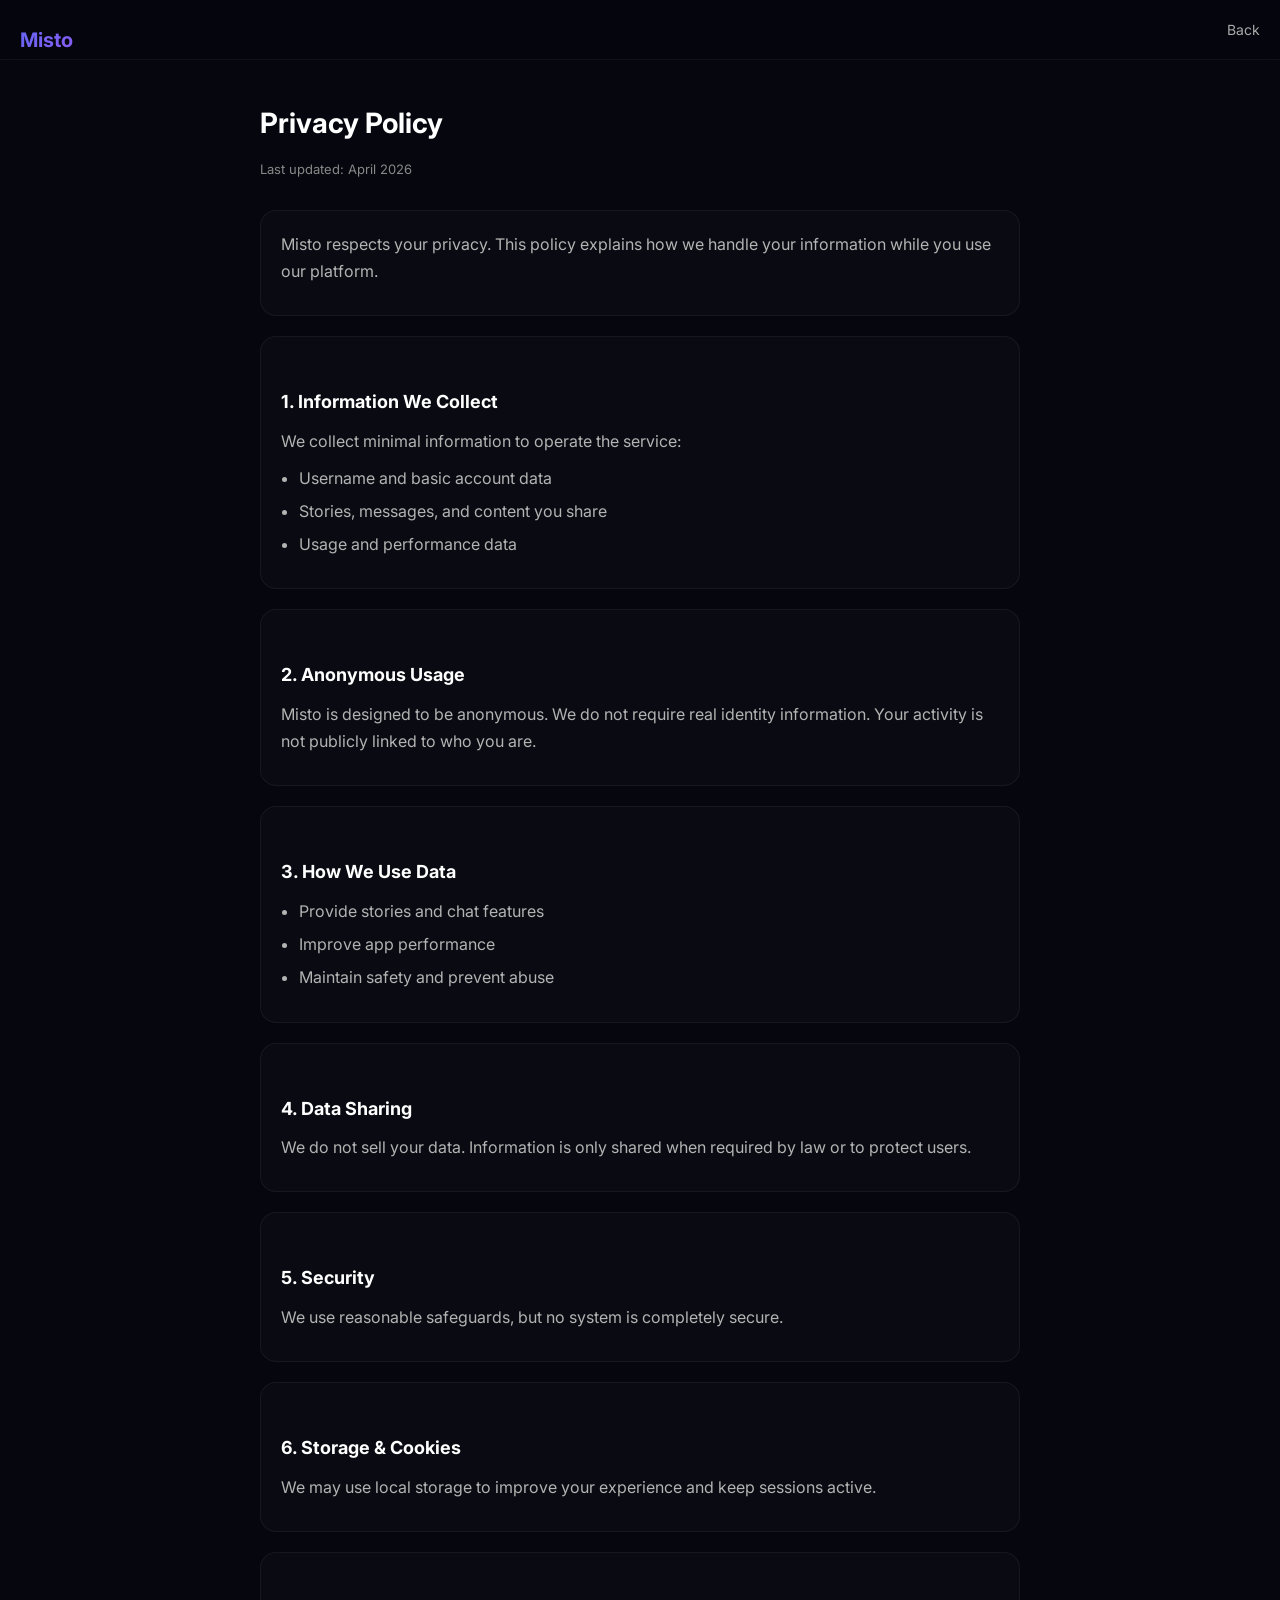
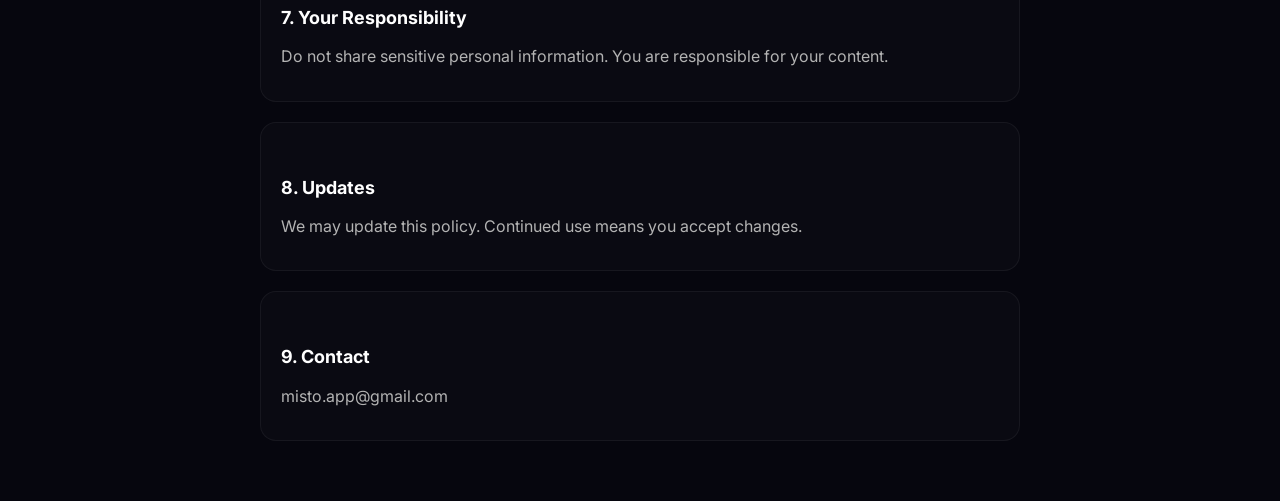
<file: privacy.html>
<!DOCTYPE html>
<html lang="en">

<head>
    <meta charset="UTF-8">
    <meta name="viewport" content="width=device-width, initial-scale=1.0">
    <link rel="icon" type="image/png" href="pages/icon.png">
    <title>Privacy Policy — Misto</title><!-- FONT -->
    <link href="https://fonts.googleapis.com/css2?family=Inter:wght@400;500;600;700&display=swap" rel="stylesheet">

    <style>
        /* ================== BASE ================== */
        * {
            margin: 0;
            padding: 0;
            box-sizing: border-box;
        }

        body {
            font-family: 'Inter', -apple-system, sans-serif;
            background: #06060e;
            color: #e5e5e5;
            line-height: 1.7;
        }

        /* ================== NAVBAR ================== */
        .navbar {
            position: fixed;
            top: 0;
            width: 100%;
            height: 60px;
            padding: 0 20px;

            display: flex;
            align-items: center;
            justify-content: space-between;

            background: rgba(6, 6, 14, 0.8);
            backdrop-filter: blur(20px);
            border-bottom: 1px solid rgba(255, 255, 255, 0.05);

            z-index: 1000;
        }

        .navbar h2 {
            font-size: 20px;
            font-weight: 700;
            background: linear-gradient(135deg, #6366f1, #8b5cf6);
            -webkit-background-clip: text;
            -webkit-text-fill-color: transparent;
        }

        .back-btn {
            font-size: 14px;
            color: #aaa;
            cursor: pointer;
            text-decoration: none;
        }

        /* ================== CONTAINER ================== */
        .container {
            max-width: 800px;
            margin: auto;
            padding: 100px 20px 40px;
        }

        h1 {
            font-size: 28px;
            margin-bottom: 10px;
            color: #fff;
        }

        .date {
            color: #888;
            font-size: 13px;
            margin-bottom: 30px;
        }

        h2 {
            margin-top: 30px;
            margin-bottom: 10px;
            font-size: 18px;
            color: #fff;
        }

        p {
            color: #b3b3b3;
            margin-bottom: 10px;
        }

        ul {
            padding-left: 18px;
            margin-bottom: 10px;
        }

        li {
            margin-bottom: 6px;
            color: #b3b3b3;
        }

        /* ================== CARD STYLE ================== */
        .card {
            background: rgba(255, 255, 255, 0.02);
            border: 1px solid rgba(255, 255, 255, 0.05);
            padding: 20px;
            border-radius: 16px;
            margin-bottom: 20px;
        }

        /* ================== MOBILE ================== */
        @media (max-width: 600px) {
            h1 {
                font-size: 24px;
            }

            .container {
                padding: 90px 16px 30px;
            }
        }
    </style>

</head>

<body><!-- NAVBAR -->
    <div class="navbar">
        <h2>Misto</h2>
        <a href="app.html" class="back-btn">Back</a>
    </div>

    <!-- CONTENT -->
    <div class="container">

        <h1>Privacy Policy</h1>
        <div class="date">Last updated: April 2026</div>

        <div class="card">
            <p>
                Misto respects your privacy. This policy explains how we handle your information while you use our
                platform.
            </p>
        </div>

        <div class="card">
            <h2>1. Information We Collect</h2>
            <p>We collect minimal information to operate the service:</p>
            <ul>
                <li>Username and basic account data</li>
                <li>Stories, messages, and content you share</li>
                <li>Usage and performance data</li>
            </ul>
        </div>

        <div class="card">
            <h2>2. Anonymous Usage</h2>
            <p>
                Misto is designed to be anonymous. We do not require real identity information.
                Your activity is not publicly linked to who you are.
            </p>
        </div>

        <div class="card">
            <h2>3. How We Use Data</h2>
            <ul>
                <li>Provide stories and chat features</li>
                <li>Improve app performance</li>
                <li>Maintain safety and prevent abuse</li>
            </ul>
        </div>

        <div class="card">
            <h2>4. Data Sharing</h2>
            <p>
                We do not sell your data. Information is only shared when required by law or to protect users.
            </p>
        </div>

        <div class="card">
            <h2>5. Security</h2>
            <p>
                We use reasonable safeguards, but no system is completely secure.
            </p>
        </div>

        <div class="card">
            <h2>6. Storage & Cookies</h2>
            <p>
                We may use local storage to improve your experience and keep sessions active.
            </p>
        </div>

        <div class="card">
            <h2>7. Your Responsibility</h2>
            <p>
                Do not share sensitive personal information. You are responsible for your content.
            </p>
        </div>

        <div class="card">
            <h2>8. Updates</h2>
            <p>
                We may update this policy. Continued use means you accept changes.
            </p>
        </div>

        <div class="card">
            <h2>9. Contact</h2>
            <p>
                misto.app@gmail.com
            </p>
        </div>

    </div>
    <script>
        function goBack() {
            if (document.referrer) {
                window.history.back();
            } else {
                window.location.href = "app.html";
            }
        }
    </script>
</body>

</html>
</file>
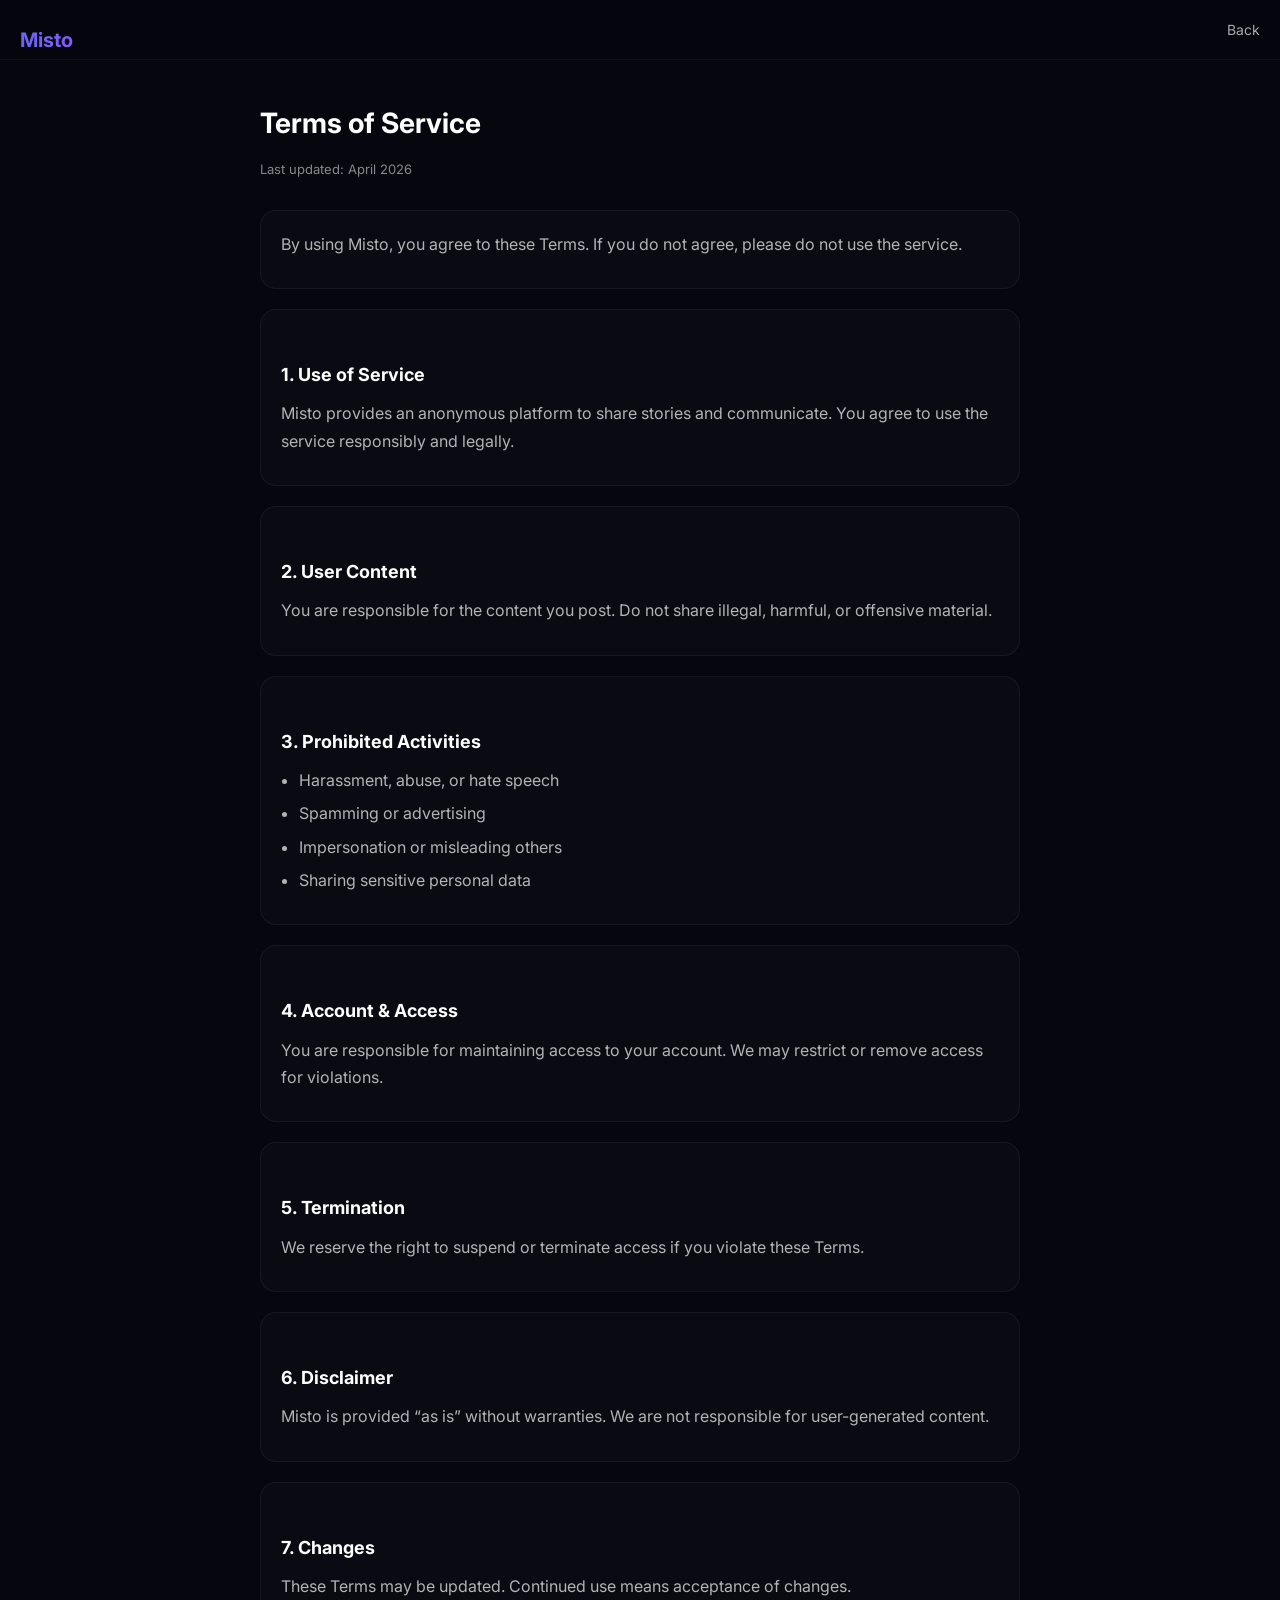
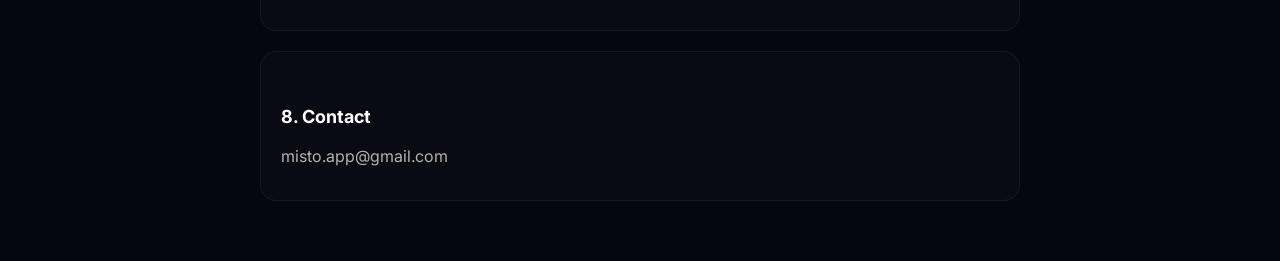
<file: terms.html>
<!DOCTYPE html>
<html lang="en">

<head>
    <meta charset="UTF-8">
    <meta name="viewport" content="width=device-width, initial-scale=1.0">
    <link rel="icon" type="image/png" href="pages/icon.png">
    <title>Terms of Service — Misto</title><!-- FONT -->
    <link href="https://fonts.googleapis.com/css2?family=Inter:wght@400;500;600;700&display=swap" rel="stylesheet">

    <style>
        * {
            margin: 0;
            padding: 0;
            box-sizing: border-box;
        }

        body {
            font-family: 'Inter', -apple-system, sans-serif;
            background: #06060e;
            color: #e5e5e5;
            line-height: 1.7;
        }

        /* NAVBAR */
        .navbar {
            position: fixed;
            top: 0;
            width: 100%;
            height: 60px;
            padding: 0 20px;

            display: flex;
            align-items: center;
            justify-content: space-between;

            background: rgba(6, 6, 14, 0.8);
            backdrop-filter: blur(20px);
            border-bottom: 1px solid rgba(255, 255, 255, 0.05);

            z-index: 1000;
        }

        .navbar h2 {
            font-size: 20px;
            font-weight: 700;
            background: linear-gradient(135deg, #6366f1, #8b5cf6);
            -webkit-background-clip: text;
            -webkit-text-fill-color: transparent;
        }

        .back-btn {
            font-size: 14px;
            color: #aaa;
            text-decoration: none;
        }

        /* CONTAINER */
        .container {
            max-width: 800px;
            margin: auto;
            padding: 100px 20px 40px;
        }

        h1 {
            font-size: 28px;
            margin-bottom: 10px;
            color: #fff;
        }

        .date {
            color: #888;
            font-size: 13px;
            margin-bottom: 30px;
        }

        h2 {
            margin-top: 30px;
            margin-bottom: 10px;
            font-size: 18px;
            color: #fff;
        }

        p {
            color: #b3b3b3;
            margin-bottom: 10px;
        }

        ul {
            padding-left: 18px;
            margin-bottom: 10px;
        }

        li {
            margin-bottom: 6px;
            color: #b3b3b3;
        }

        /* CARD */
        .card {
            background: rgba(255, 255, 255, 0.02);
            border: 1px solid rgba(255, 255, 255, 0.05);
            padding: 20px;
            border-radius: 16px;
            margin-bottom: 20px;
        }

        @media (max-width: 600px) {
            h1 {
                font-size: 24px;
            }

            .container {
                padding: 90px 16px 30px;
            }
        }
    </style>

</head>

<body><!-- NAVBAR -->
    <div class="navbar">
        <h2>Misto</h2>
        <a href="app.html" class="back-btn">Back</a>
    </div>

    <!-- CONTENT -->
    <div class="container">

        <h1>Terms of Service</h1>
        <div class="date">Last updated: April 2026</div>

        <div class="card">
            <p>
                By using Misto, you agree to these Terms. If you do not agree, please do not use the service.
            </p>
        </div>

        <div class="card">
            <h2>1. Use of Service</h2>
            <p>
                Misto provides an anonymous platform to share stories and communicate. You agree to use the service
                responsibly and legally.
            </p>
        </div>

        <div class="card">
            <h2>2. User Content</h2>
            <p>
                You are responsible for the content you post. Do not share illegal, harmful, or offensive material.
            </p>
        </div>

        <div class="card">
            <h2>3. Prohibited Activities</h2>
            <ul>
                <li>Harassment, abuse, or hate speech</li>
                <li>Spamming or advertising</li>
                <li>Impersonation or misleading others</li>
                <li>Sharing sensitive personal data</li>
            </ul>
        </div>

        <div class="card">
            <h2>4. Account & Access</h2>
            <p>
                You are responsible for maintaining access to your account. We may restrict or remove access for
                violations.
            </p>
        </div>

        <div class="card">
            <h2>5. Termination</h2>
            <p>
                We reserve the right to suspend or terminate access if you violate these Terms.
            </p>
        </div>

        <div class="card">
            <h2>6. Disclaimer</h2>
            <p>
                Misto is provided “as is” without warranties. We are not responsible for user-generated content.
            </p>
        </div>

        <div class="card">
            <h2>7. Changes</h2>
            <p>
                These Terms may be updated. Continued use means acceptance of changes.
            </p>
        </div>

        <div class="card">
            <h2>8. Contact</h2>
            <p>
                misto.app@gmail.com
            </p>
        </div>

    </div>
    <script>
        function goBack() {
            if (document.referrer) {
                window.history.back();
            } else {
                window.location.href = "app.html";
            }
        }
    </script>

</body>

</html>
</file>
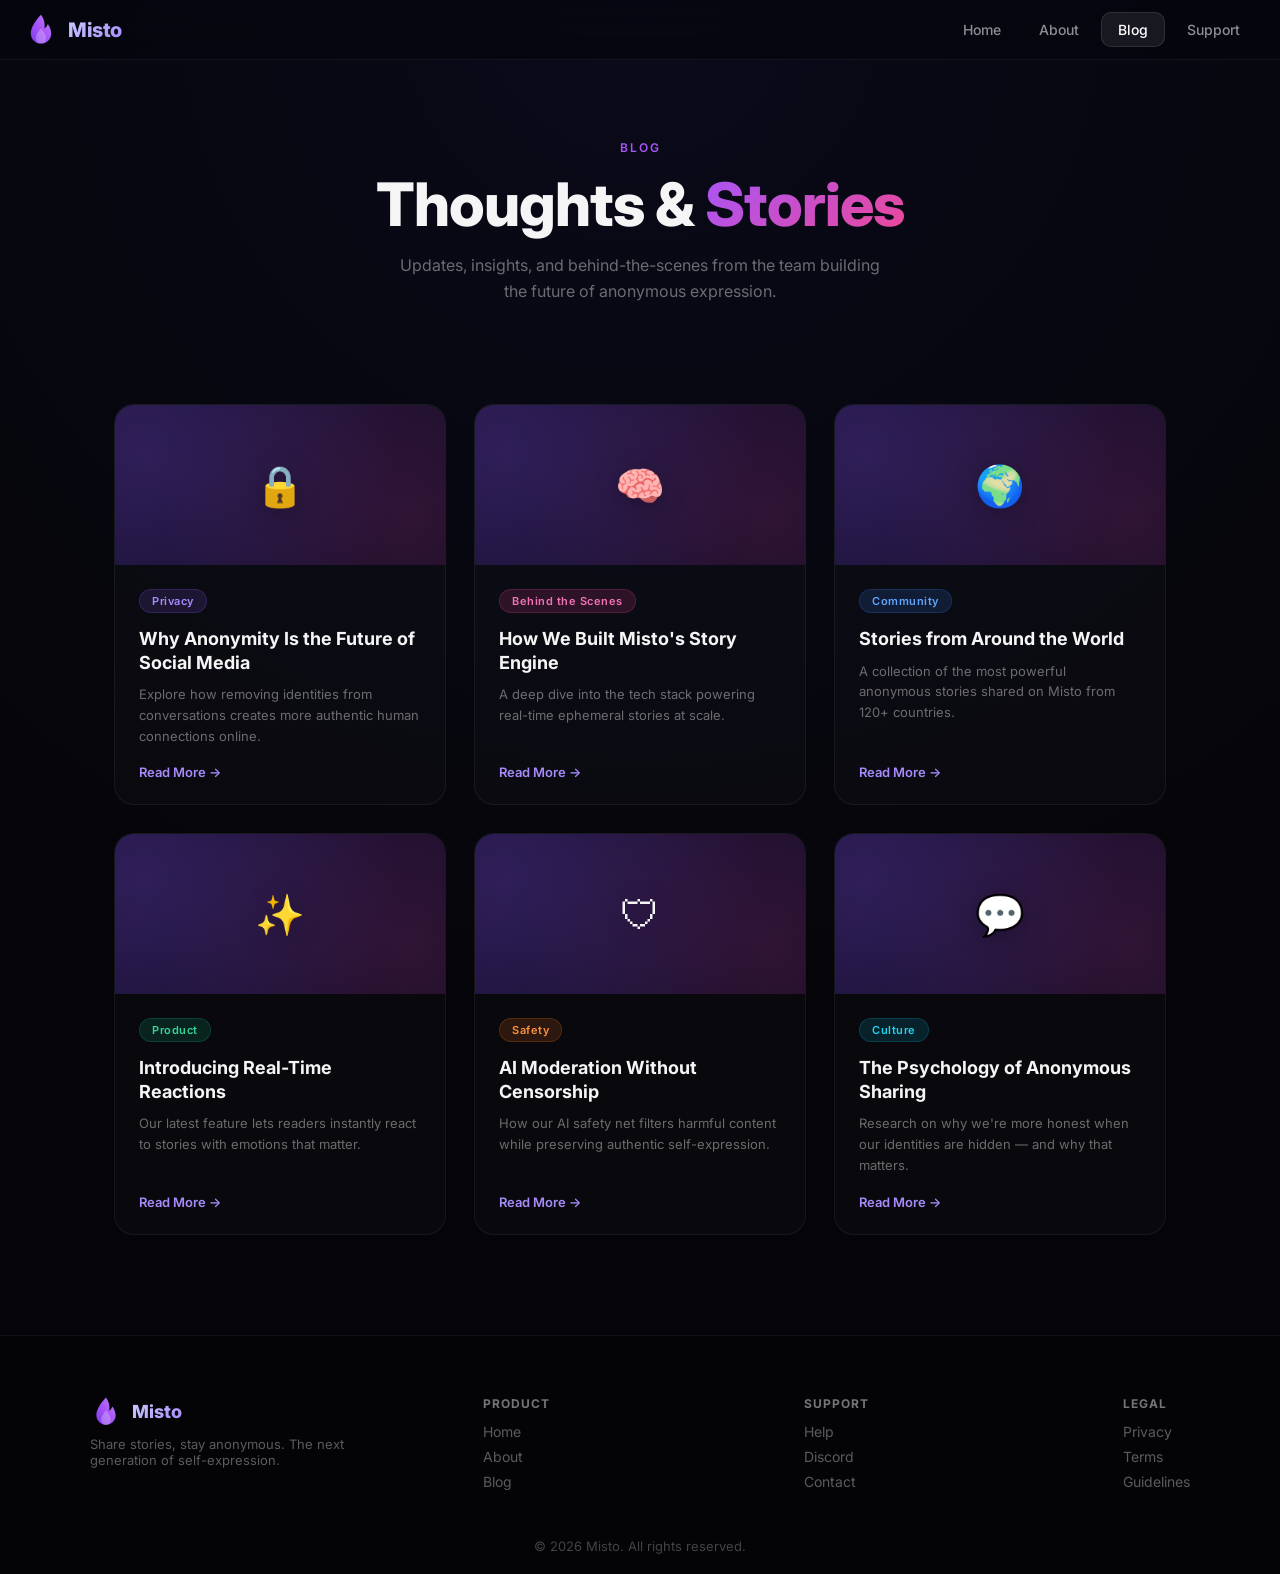
<file: pages/blog.html>
<!DOCTYPE html>
<html lang="en">

<head>
    <meta charset="UTF-8">
    <meta name="viewport" content="width=device-width, initial-scale=1.0">
    <link rel="icon" type="image/png" href="icon.png">
    <title>Blog - Misto</title>
    <meta name="description" content="Thoughts, stories, and updates from the Misto team.">
    <link rel="preconnect" href="https://fonts.googleapis.com">
    <link rel="preconnect" href="https://fonts.gstatic.com" crossorigin>
    <link href="https://fonts.googleapis.com/css2?family=Inter:wght@400;500;600;700;800&display=swap" rel="stylesheet">
    <link rel="stylesheet" href="pages.css">
    <style>
        /* ================== BLOG HERO ================== */
        .blog-hero {
            padding: 140px 24px 60px;
            text-align: center;
            max-width: 800px;
            margin: auto;
        }

        .blog-hero h1 {
            font-size: clamp(36px, 7vw, 60px);
            font-weight: 800;
            line-height: 1.1;
            margin-bottom: 16px;
            letter-spacing: -1px;
        }

        .blog-hero .subtitle {
            color: rgba(255, 255, 255, 0.4);
            font-size: 16px;
            line-height: 1.6;
            max-width: 500px;
            margin: 0 auto;
        }

        /* ================== BLOG GRID ================== */
        .blog-grid {
            display: grid;
            grid-template-columns: repeat(3, 1fr);
            gap: 28px;
            max-width: 1100px;
            margin: 0 auto;
            padding: 40px 24px 100px;
        }

        /* ================== BLOG CARD ================== */
        .blog-card {
            background: rgba(255, 255, 255, 0.02);
            border: 1px solid rgba(255, 255, 255, 0.06);
            border-radius: 20px;
            overflow: hidden;
            transition: all 0.3s cubic-bezier(0.4, 0, 0.2, 1);
            display: flex;
            flex-direction: column;
        }

        .blog-card:hover {
            transform: translateY(-8px);
            border-color: rgba(168, 85, 247, 0.35);
            box-shadow: 0 16px 48px rgba(168, 85, 247, 0.15), 0 0 0 1px rgba(168, 85, 247, 0.1);
        }

        .blog-card-header {
            height: 160px;
            background: linear-gradient(135deg, #1a1035, #0d0a20);
            position: relative;
            overflow: hidden;
            display: flex;
            align-items: center;
            justify-content: center;
        }

        .blog-card-header::before {
            content: '';
            position: absolute;
            width: 200%;
            height: 200%;
            top: -50%;
            left: -50%;
            background: radial-gradient(circle at 30% 40%, rgba(139, 92, 246, 0.2), transparent 50%),
                radial-gradient(circle at 70% 60%, rgba(236, 72, 153, 0.15), transparent 50%);
            animation: headerShimmer 8s ease-in-out infinite;
        }

        @keyframes headerShimmer {

            0%,
            100% {
                transform: translate(0, 0);
            }

            50% {
                transform: translate(-5%, -5%);
            }
        }

        .blog-card-header .header-icon {
            font-size: 40px;
            position: relative;
            z-index: 1;
            filter: drop-shadow(0 4px 12px rgba(0, 0, 0, 0.3));
        }

        .blog-card-body {
            padding: 24px;
            flex: 1;
            display: flex;
            flex-direction: column;
        }

        .blog-card-badge {
            display: inline-flex;
            align-self: flex-start;
            padding: 4px 12px;
            border-radius: 100px;
            font-size: 11px;
            font-weight: 600;
            letter-spacing: 0.5px;
            margin-bottom: 14px;
        }

        .badge-purple {
            background: rgba(139, 92, 246, 0.15);
            color: #a78bfa;
            border: 1px solid rgba(139, 92, 246, 0.2);
        }

        .badge-pink {
            background: rgba(236, 72, 153, 0.15);
            color: #f472b6;
            border: 1px solid rgba(236, 72, 153, 0.2);
        }

        .badge-blue {
            background: rgba(59, 130, 246, 0.15);
            color: #60a5fa;
            border: 1px solid rgba(59, 130, 246, 0.2);
        }

        .badge-green {
            background: rgba(16, 185, 129, 0.15);
            color: #34d399;
            border: 1px solid rgba(16, 185, 129, 0.2);
        }

        .badge-orange {
            background: rgba(249, 115, 22, 0.15);
            color: #fb923c;
            border: 1px solid rgba(249, 115, 22, 0.2);
        }

        .badge-cyan {
            background: rgba(6, 182, 212, 0.15);
            color: #22d3ee;
            border: 1px solid rgba(6, 182, 212, 0.2);
        }

        .blog-card-body h3 {
            font-size: 18px;
            font-weight: 700;
            margin-bottom: 10px;
            line-height: 1.3;
        }

        .blog-card-body p {
            font-size: 13px;
            color: rgba(255, 255, 255, 0.4);
            line-height: 1.6;
            flex: 1;
        }

        .blog-card-link {
            display: inline-flex;
            align-items: center;
            gap: 6px;
            margin-top: 18px;
            font-size: 13px;
            font-weight: 600;
            color: #a78bfa;
            text-decoration: none;
            transition: all 0.25s ease;
        }

        .blog-card-link:hover {
            color: #c4b5fd;
            gap: 10px;
        }

        /* ================== RESPONSIVE ================== */
        @media (max-width: 900px) {
            .blog-grid {
                grid-template-columns: repeat(2, 1fr);
            }
        }

        @media (max-width: 600px) {
            .blog-grid {
                grid-template-columns: 1fr;
                padding: 24px 16px 80px;
            }

            .blog-hero {
                padding: 120px 20px 40px;
            }
        }
    </style>
</head>

<body>

    <div id="navbar"></div>

    <section class="blog-hero">
        <p class="section-tag">BLOG</p>
        <h1>Thoughts & <span class="gradient-text">Stories</span></h1>
        <p class="subtitle">Updates, insights, and behind-the-scenes from the team building the future of anonymous
            expression.</p>
    </section>

    <section class="blog-grid">

        <article class="blog-card">
            <div class="blog-card-header">
                <span class="header-icon">🔒</span>
            </div>
            <div class="blog-card-body">
                <span class="blog-card-badge badge-purple">Privacy</span>
                <h3>Why Anonymity Is the Future of Social Media</h3>
                <p>Explore how removing identities from conversations creates more authentic human connections online.
                </p>
                <a href="#" class="blog-card-link">Read More →</a>
            </div>
        </article>

        <article class="blog-card">
            <div class="blog-card-header">
                <span class="header-icon">🧠</span>
            </div>
            <div class="blog-card-body">
                <span class="blog-card-badge badge-pink">Behind the Scenes</span>
                <h3>How We Built Misto's Story Engine</h3>
                <p>A deep dive into the tech stack powering real-time ephemeral stories at scale.</p>
                <a href="#" class="blog-card-link">Read More →</a>
            </div>
        </article>

        <article class="blog-card">
            <div class="blog-card-header">
                <span class="header-icon">🌍</span>
            </div>
            <div class="blog-card-body">
                <span class="blog-card-badge badge-blue">Community</span>
                <h3>Stories from Around the World</h3>
                <p>A collection of the most powerful anonymous stories shared on Misto from 120+ countries.</p>
                <a href="#" class="blog-card-link">Read More →</a>
            </div>
        </article>

        <article class="blog-card">
            <div class="blog-card-header">
                <span class="header-icon">✨</span>
            </div>
            <div class="blog-card-body">
                <span class="blog-card-badge badge-green">Product</span>
                <h3>Introducing Real-Time Reactions</h3>
                <p>Our latest feature lets readers instantly react to stories with emotions that matter.</p>
                <a href="#" class="blog-card-link">Read More →</a>
            </div>
        </article>

        <article class="blog-card">
            <div class="blog-card-header">
                <span class="header-icon">🛡</span>
            </div>
            <div class="blog-card-body">
                <span class="blog-card-badge badge-orange">Safety</span>
                <h3>AI Moderation Without Censorship</h3>
                <p>How our AI safety net filters harmful content while preserving authentic self-expression.</p>
                <a href="#" class="blog-card-link">Read More →</a>
            </div>
        </article>

        <article class="blog-card">
            <div class="blog-card-header">
                <span class="header-icon">💬</span>
            </div>
            <div class="blog-card-body">
                <span class="blog-card-badge badge-cyan">Culture</span>
                <h3>The Psychology of Anonymous Sharing</h3>
                <p>Research on why we're more honest when our identities are hidden — and why that matters.</p>
                <a href="#" class="blog-card-link">Read More →</a>
            </div>
        </article>

    </section>

    <!-- FOOTER -->
    <footer class="footer">
        <div class="footer-container">
            <div class="footer-brand">
                <div class="footer-logo-row">
                    <svg viewBox="0 0 40 40" fill="none" xmlns="http://www.w3.org/2000/svg" width="32" height="32">
                        <defs>
                            <linearGradient id="fg" x1="0%" y1="100%" x2="100%" y2="0%">
                                <stop offset="0%" stop-color="#7c3aed" />
                                <stop offset="50%" stop-color="#a855f7" />
                                <stop offset="100%" stop-color="#c084fc" />
                            </linearGradient>
                        </defs>
                        <path
                            d="M20 2C20 2 8 14 8 24C8 30.627 13.373 36 20 36C26.627 36 32 30.627 32 24C32 20 30 16 28 13C28 13 26 18 24 18C24 18 26 10 20 2Z"
                            fill="url(#fg)" />
                        <path d="M20 36C16.5 36 14 33 14 29C14 25 17 22 20 18C23 22 26 25 26 29C26 33 23.5 36 20 36Z"
                            fill="rgba(255,255,255,0.25)" />
                    </svg>
                    <h3>Misto</h3>
                </div>
                <p>Share stories, stay anonymous. The next generation of self-expression.</p>
            </div>
            <div class="footer-links">
                <div>
                    <h4>PRODUCT</h4>
                    <a href="/pages/index.html">Home</a>
                    <a href="/pages/about.html">About</a>
                    <a href="/pages/blog.html">Blog</a>
                </div>
                <div>
                    <h4>SUPPORT</h4>
                    <a href="/pages/support.html">Help</a>
                    <a href="https://discord.gg/PhA4fxKv">Discord</a>
                    <a href="mailto:misto.connect@gmail.com">Contact</a>
                </div>
                <div>
                    <h4>LEGAL</h4>
                    <a href="#">Privacy</a>
                    <a href="#">Terms</a>
                    <a href="#">Guidelines</a>
                </div>
            </div>
        </div>
        <div class="footer-bottom">© 2026 Misto. All rights reserved.</div>
    </footer>

    <script>
        fetch("nav.html")
            .then(r => r.text())
            .then(d => {
                document.getElementById("navbar").innerHTML = d;
                const current = document.querySelector('.nav-link[href*="blog"]');
                if (current) current.classList.add('active');
                const mCurrent = document.querySelector('.mobile-dropdown a[href*="blog"]');
                if (mCurrent) mCurrent.classList.add('active');
            });

        function toggleMenu() {
            const m = document.getElementById("mobileMenu");
            const b = document.getElementById("hamburgerBtn");
            m.classList.toggle("active");
            b.classList.toggle("active");
        }

        document.addEventListener("click", function (e) {
            const m = document.getElementById("mobileMenu");
            const b = document.getElementById("hamburgerBtn");
            if (m && b && !m.contains(e.target) && !b.contains(e.target)) {
                m.classList.remove("active");
                b.classList.remove("active");
            }
        });
    </script>
</body>

</html>
</file>
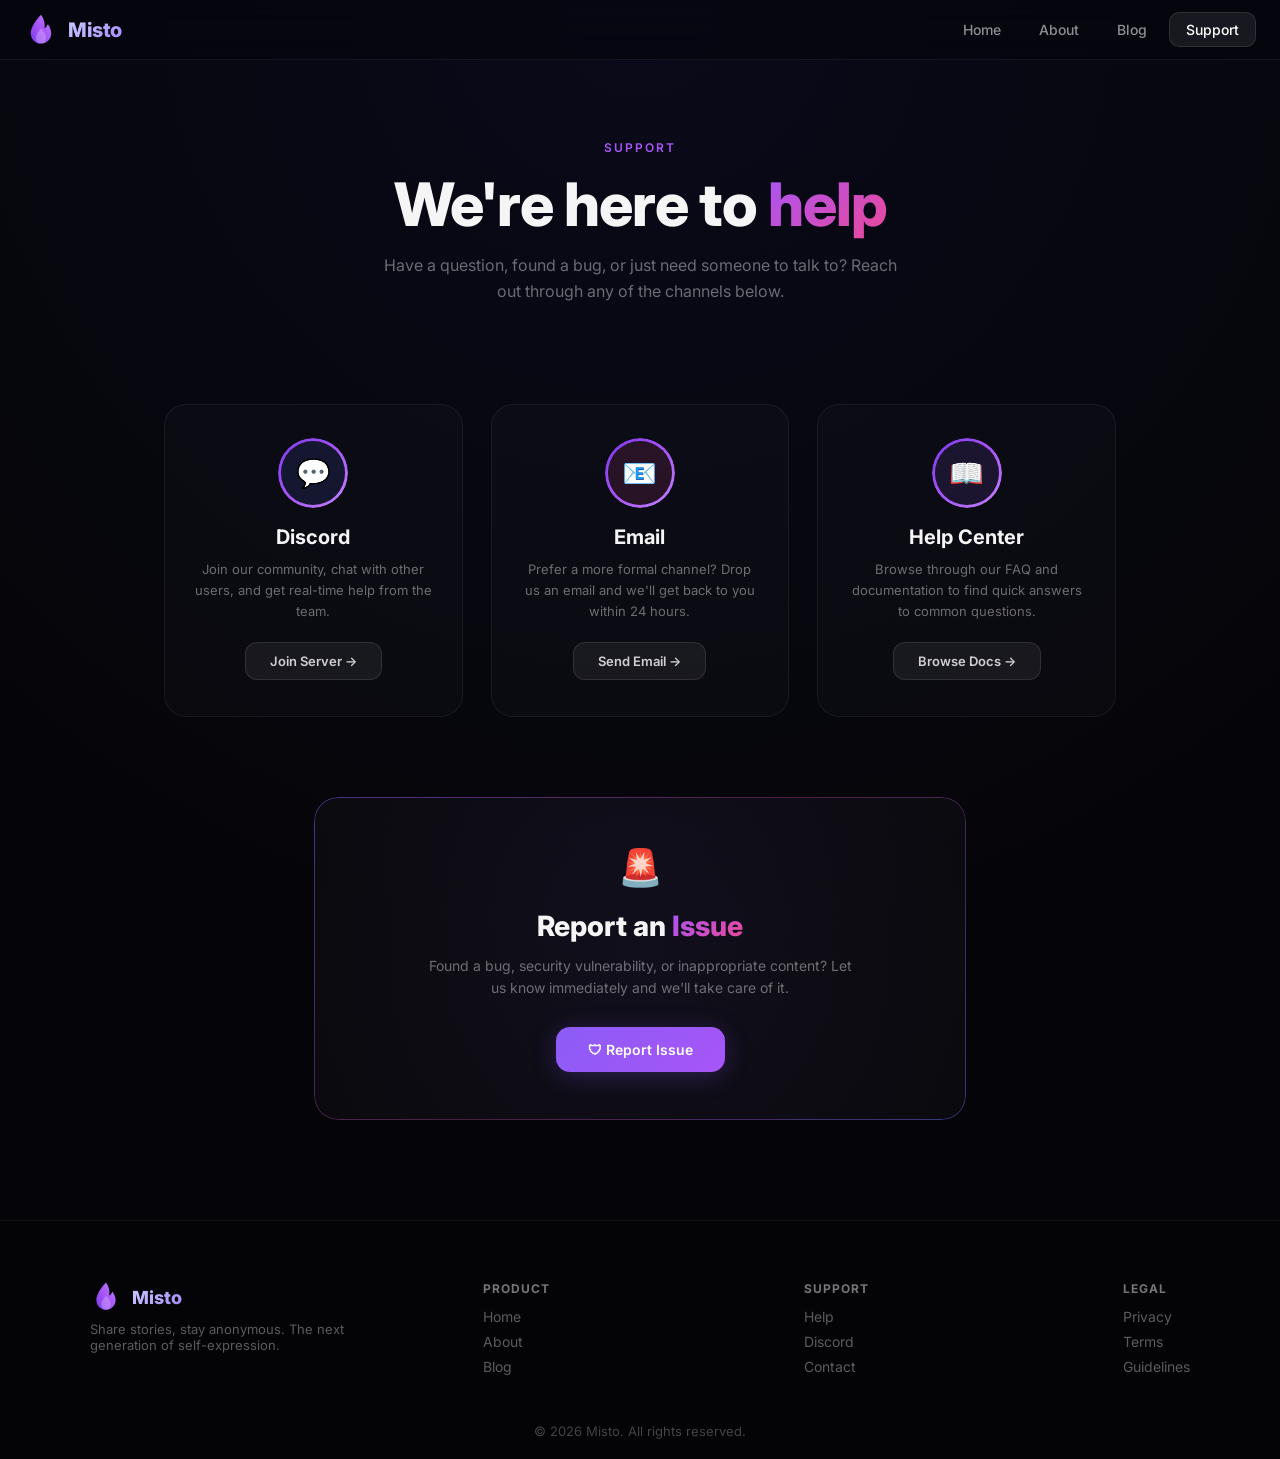
<file: pages/support.html>
<!DOCTYPE html>
<html lang="en">

<head>
    <meta charset="UTF-8">
    <meta name="viewport" content="width=device-width, initial-scale=1.0">
    <link rel="icon" type="image/png" href="icon.png">
    <title>Support - Misto</title>
    <meta name="description" content="Get help, report issues, and connect with the Misto support team.">
    <link rel="preconnect" href="https://fonts.googleapis.com">
    <link rel="preconnect" href="https://fonts.gstatic.com" crossorigin>
    <link href="https://fonts.googleapis.com/css2?family=Inter:wght@400;500;600;700;800&display=swap" rel="stylesheet">
    <link rel="stylesheet" href="pages.css">
    <style>
        /* ================== SUPPORT HERO ================== */
        .support-hero {
            padding: 140px 24px 60px;
            text-align: center;
            max-width: 800px;
            margin: auto;
        }

        .support-hero h1 {
            font-size: clamp(36px, 7vw, 60px);
            font-weight: 800;
            line-height: 1.1;
            margin-bottom: 16px;
            letter-spacing: -1px;
        }

        .support-hero .subtitle {
            color: rgba(255, 255, 255, 0.4);
            font-size: 16px;
            line-height: 1.6;
            max-width: 520px;
            margin: 0 auto;
        }

        /* ================== SUPPORT GRID ================== */
        .support-grid {
            display: grid;
            grid-template-columns: repeat(3, 1fr);
            gap: 28px;
            max-width: 1000px;
            margin: 0 auto;
            padding: 40px 24px 80px;
        }

        /* ================== SUPPORT CARD ================== */
        .support-card {
            background: rgba(255, 255, 255, 0.02);
            border: 1px solid rgba(255, 255, 255, 0.06);
            border-radius: 22px;
            padding: 36px 28px;
            text-align: center;
            transition: all 0.3s cubic-bezier(0.4, 0, 0.2, 1);
            display: flex;
            flex-direction: column;
            align-items: center;
        }

        .support-card:hover {
            transform: translateY(-8px);
            border-color: rgba(168, 85, 247, 0.35);
            box-shadow: 0 16px 48px rgba(168, 85, 247, 0.15), 0 0 0 1px rgba(168, 85, 247, 0.1);
        }

        .support-card-icon {
            width: 64px;
            height: 64px;
            border-radius: 50%;
            display: flex;
            align-items: center;
            justify-content: center;
            font-size: 28px;
            margin-bottom: 20px;
            position: relative;
        }

        .support-card-icon::before {
            content: '';
            position: absolute;
            inset: -3px;
            border-radius: 50%;
            padding: 3px;
            background: linear-gradient(135deg, #7c3aed, #a855f7, #c084fc);
            -webkit-mask: linear-gradient(#fff 0 0) content-box, linear-gradient(#fff 0 0);
            mask: linear-gradient(#fff 0 0) content-box, linear-gradient(#fff 0 0);
            -webkit-mask-composite: xor;
            mask-composite: exclude;
        }

        .support-card-icon.discord {
            background: rgba(88, 101, 242, 0.12);
        }

        .support-card-icon.email {
            background: rgba(236, 72, 153, 0.12);
        }

        .support-card-icon.help {
            background: rgba(139, 92, 246, 0.12);
        }

        .support-card h3 {
            font-size: 20px;
            font-weight: 700;
            margin-bottom: 10px;
        }

        .support-card p {
            font-size: 13px;
            color: rgba(255, 255, 255, 0.4);
            line-height: 1.6;
            margin-bottom: 20px;
        }

        .support-card-btn {
            display: inline-flex;
            align-items: center;
            gap: 6px;
            padding: 10px 24px;
            border-radius: 12px;
            background: rgba(255, 255, 255, 0.06);
            border: 1px solid rgba(255, 255, 255, 0.1);
            color: rgba(255, 255, 255, 0.8);
            text-decoration: none;
            font-size: 13px;
            font-weight: 600;
            transition: all 0.25s ease;
        }

        .support-card-btn:hover {
            background: rgba(255, 255, 255, 0.1);
            border-color: rgba(255, 255, 255, 0.18);
            color: white;
            transform: translateY(-2px);
        }

        /* ================== REPORT SECTION ================== */
        .report-section {
            max-width: 700px;
            margin: 0 auto;
            padding: 0 24px 100px;
        }

        .report-card {
            background: rgba(255, 255, 255, 0.02);
            border-radius: 24px;
            padding: 48px 40px;
            text-align: center;
            position: relative;
            overflow: hidden;
        }

        .report-card::before {
            content: '';
            position: absolute;
            inset: 0;
            border-radius: 24px;
            padding: 1px;
            background: linear-gradient(135deg, rgba(139, 92, 246, 0.5), rgba(236, 72, 153, 0.3), rgba(99, 102, 241, 0.5));
            -webkit-mask: linear-gradient(#fff 0 0) content-box, linear-gradient(#fff 0 0);
            mask: linear-gradient(#fff 0 0) content-box, linear-gradient(#fff 0 0);
            -webkit-mask-composite: xor;
            mask-composite: exclude;
            pointer-events: none;
        }

        .report-card::after {
            content: '';
            position: absolute;
            top: -50%;
            left: -50%;
            width: 200%;
            height: 200%;
            background: radial-gradient(circle at 50% 50%, rgba(139, 92, 246, 0.06), transparent 50%);
            pointer-events: none;
            animation: reportGlow 6s ease-in-out infinite;
        }

        @keyframes reportGlow {

            0%,
            100% {
                opacity: 0.5;
                transform: scale(1);
            }

            50% {
                opacity: 1;
                transform: scale(1.05);
            }
        }

        .report-card>* {
            position: relative;
            z-index: 1;
        }

        .report-icon {
            font-size: 36px;
            margin-bottom: 20px;
        }

        .report-card h2 {
            font-size: 28px;
            font-weight: 800;
            margin-bottom: 12px;
        }

        .report-card p {
            color: rgba(255, 255, 255, 0.4);
            font-size: 14px;
            line-height: 1.6;
            max-width: 440px;
            margin: 0 auto 28px;
        }

        .report-btn {
            display: inline-flex;
            align-items: center;
            gap: 8px;
            padding: 14px 32px;
            border-radius: 14px;
            background: linear-gradient(135deg, #8b5cf6, #a855f7);
            color: white;
            text-decoration: none;
            font-size: 14px;
            font-weight: 600;
            transition: all 0.3s ease;
            box-shadow: 0 4px 24px rgba(139, 92, 246, 0.25);
        }

        .report-btn:hover {
            transform: translateY(-3px);
            box-shadow: 0 10px 40px rgba(139, 92, 246, 0.4);
        }

        .report-btn:active {
            transform: scale(0.97);
        }

        /* ================== RESPONSIVE ================== */
        @media (max-width: 768px) {
            .support-grid {
                grid-template-columns: 1fr;
                max-width: 400px;
                padding: 24px 16px 60px;
            }

            .support-hero {
                padding: 120px 20px 40px;
            }

            .report-card {
                padding: 36px 24px;
            }

            .report-section {
                padding: 0 16px 80px;
            }
        }
    </style>
</head>

<body>

    <div id="navbar"></div>

    <section class="support-hero">
        <p class="section-tag">SUPPORT</p>
        <h1>We're here to <span class="gradient-text">help</span></h1>
        <p class="subtitle">Have a question, found a bug, or just need someone to talk to? Reach out through any of the
            channels below.</p>
    </section>

    <section class="support-grid">

        <div class="support-card">
            <div class="support-card-icon discord">💬</div>
            <h3>Discord</h3>
            <p>Join our community, chat with other users, and get real-time help from the team.</p>
            <a href="https://discord.gg/PhA4fxKv" class="support-card-btn">Join Server →</a>
        </div>

        <div class="support-card">
            <div class="support-card-icon email">📧</div>
            <h3>Email</h3>
            <p>Prefer a more formal channel? Drop us an email and we'll get back to you within 24 hours.</p>
            <a href="mailto:misto.connect@gmail.com" class="support-card-btn">Send Email →</a>
        </div>

        <div class="support-card">
            <div class="support-card-icon help">📖</div>
            <h3>Help Center</h3>
            <p>Browse through our FAQ and documentation to find quick answers to common questions.</p>
            <a href="#" class="support-card-btn">Browse Docs →</a>
        </div>

    </section>

    <section class="report-section">
        <div class="report-card">
            <div class="report-icon">🚨</div>
            <h2>Report an <span class="gradient-text">Issue</span></h2>
            <p>Found a bug, security vulnerability, or inappropriate content? Let us know immediately and we'll take
                care of it.</p>
            <a href="#" class="report-btn">🛡 Report Issue</a>
        </div>
    </section>

    <!-- FOOTER -->
    <footer class="footer">
        <div class="footer-container">
            <div class="footer-brand">
                <div class="footer-logo-row">
                    <svg viewBox="0 0 40 40" fill="none" xmlns="http://www.w3.org/2000/svg" width="32" height="32">
                        <defs>
                            <linearGradient id="fg" x1="0%" y1="100%" x2="100%" y2="0%">
                                <stop offset="0%" stop-color="#7c3aed" />
                                <stop offset="50%" stop-color="#a855f7" />
                                <stop offset="100%" stop-color="#c084fc" />
                            </linearGradient>
                        </defs>
                        <path
                            d="M20 2C20 2 8 14 8 24C8 30.627 13.373 36 20 36C26.627 36 32 30.627 32 24C32 20 30 16 28 13C28 13 26 18 24 18C24 18 26 10 20 2Z"
                            fill="url(#fg)" />
                        <path d="M20 36C16.5 36 14 33 14 29C14 25 17 22 20 18C23 22 26 25 26 29C26 33 23.5 36 20 36Z"
                            fill="rgba(255,255,255,0.25)" />
                    </svg>
                    <h3>Misto</h3>
                </div>
                <p>Share stories, stay anonymous. The next generation of self-expression.</p>
            </div>
            <div class="footer-links">
                <div>
                    <h4>PRODUCT</h4>
                    <a href="/pages/index.html">Home</a>
                    <a href="/pages/about.html">About</a>
                    <a href="/pages/blog.html">Blog</a>
                </div>
                <div>
                    <h4>SUPPORT</h4>
                    <a href="/pages/support.html">Help</a>
                    <a href="https://discord.gg/PhA4fxKv">Discord</a>
                    <a href="mailto:misto.connect@gmail.com">Contact</a>
                </div>
                <div>
                    <h4>LEGAL</h4>
                    <a href="#">Privacy</a>
                    <a href="#">Terms</a>
                    <a href="#">Guidelines</a>
                </div>
            </div>
        </div>
        <div class="footer-bottom">© 2026 Misto. All rights reserved.</div>
    </footer>

    <script>
        fetch("nav.html")
            .then(r => r.text())
            .then(d => {
                document.getElementById("navbar").innerHTML = d;
                const current = document.querySelector('.nav-link[href*="support"]');
                if (current) current.classList.add('active');
                const mCurrent = document.querySelector('.mobile-dropdown a[href*="support"]');
                if (mCurrent) mCurrent.classList.add('active');
            });

        function toggleMenu() {
            const m = document.getElementById("mobileMenu");
            const b = document.getElementById("hamburgerBtn");
            m.classList.toggle("active");
            b.classList.toggle("active");
        }

        document.addEventListener("click", function (e) {
            const m = document.getElementById("mobileMenu");
            const b = document.getElementById("hamburgerBtn");
            if (m && b && !m.contains(e.target) && !b.contains(e.target)) {
                m.classList.remove("active");
                b.classList.remove("active");
            }
        });
    </script>
</body>

</html>
</file>
<file: pages/pages.css>
@import url('https://fonts.googleapis.com/css2?family=Inter:wght@400;500;600;700;800&display=swap');

/* ================== RESET ================== */
* {
    margin: 0;
    padding: 0;
    box-sizing: border-box;
}

html, body {
    width: 100%;
    overflow-x: hidden;
    scroll-behavior: smooth;
}

body {
    font-family: 'Inter', -apple-system, BlinkMacSystemFont, sans-serif;
    background: radial-gradient(circle at top, #0a0a1a, #050509 60%);
    color: #f5f5f5;
    -webkit-font-smoothing: antialiased;
    -moz-osx-font-smoothing: grayscale;
    min-height: 100vh;
}

/* ================== NAVBAR ================== */
.navbar {
    position: fixed;
    top: 0;
    width: 100%;
    height: 60px;
    padding: 0 24px;
    display: flex;
    justify-content: space-between;
    align-items: center;
    background: rgba(6, 6, 14, 0.6);
    backdrop-filter: blur(20px);
    -webkit-backdrop-filter: blur(20px);
    border-bottom: 1px solid rgba(255, 255, 255, 0.06);
    z-index: 1000;
}

/* ================== BRAND ================== */
.navbar-brand {
    display: flex;
    align-items: center;
    gap: 10px;
    text-decoration: none;
}

.navbar-logo {
    width: 34px;
    height: 34px;
    display: flex;
    align-items: center;
    justify-content: center;
}

.navbar-logo svg {
    width: 100%;
    height: 100%;
}

.navbar-name {
    font-size: 20px;
    font-weight: 800;
    background: linear-gradient(135deg, #c7c9ff, #a78bfa);
    -webkit-background-clip: text;
    -webkit-text-fill-color: transparent;
    background-clip: text;
    letter-spacing: -0.5px;
}

/* ================== DESKTOP LINKS ================== */
.nav-links {
    display: flex;
    gap: 6px;
    align-items: center;
}

.nav-link {
    color: rgba(255, 255, 255, 0.55);
    text-decoration: none;
    padding: 8px 16px;
    border-radius: 10px;
    font-size: 14px;
    font-weight: 500;
    transition: all 0.25s ease;
}

.nav-link:hover {
    background: rgba(255, 255, 255, 0.06);
    color: white;
}

.nav-link.active {
    background: rgba(255, 255, 255, 0.08);
    border: 1px solid rgba(255, 255, 255, 0.1);
    color: white;
}

/* ================== HAMBURGER ================== */
.navbar-hamburger {
    display: none;
    width: 42px;
    height: 42px;
    border-radius: 12px;
    background: rgba(255, 255, 255, 0.05);
    border: 1px solid rgba(255, 255, 255, 0.08);
    flex-direction: column;
    align-items: center;
    justify-content: center;
    gap: 5px;
    cursor: pointer;
    transition: all 0.25s ease;
}

.navbar-hamburger:hover {
    background: rgba(255, 255, 255, 0.1);
}

.navbar-hamburger span {
    display: block;
    width: 18px;
    height: 2px;
    background: rgba(255, 255, 255, 0.7);
    border-radius: 2px;
    transition: all 0.3s ease;
}

.navbar-hamburger.active span:nth-child(1) {
    transform: rotate(45deg) translate(5px, 5px);
}

.navbar-hamburger.active span:nth-child(2) {
    opacity: 0;
}

.navbar-hamburger.active span:nth-child(3) {
    transform: rotate(-45deg) translate(5px, -5px);
}

/* ================== MOBILE DROPDOWN ================== */
.mobile-dropdown {
    position: fixed;
    top: 60px;
    left: 0;
    width: 100%;
    background: rgba(6, 6, 14, 0.95);
    backdrop-filter: blur(24px);
    -webkit-backdrop-filter: blur(24px);
    border-bottom: 1px solid rgba(255, 255, 255, 0.06);
    padding: 0;
    max-height: 0;
    overflow: hidden;
    transition: max-height 0.35s cubic-bezier(0.4, 0, 0.2, 1), padding 0.35s ease;
    z-index: 999;
    display: none;
}

.mobile-dropdown.active {
    max-height: 300px;
    padding: 12px 24px 20px;
}

.mobile-dropdown a {
    display: block;
    padding: 14px 16px;
    color: rgba(255, 255, 255, 0.7);
    text-decoration: none;
    font-size: 15px;
    font-weight: 500;
    border-radius: 12px;
    transition: all 0.25s ease;
}

.mobile-dropdown a:hover,
.mobile-dropdown a.active {
    color: white;
    background: rgba(255, 255, 255, 0.06);
}

/* ================== GRADIENT TEXT ================== */
.gradient-text {
    background: linear-gradient(135deg, #a855f7, #ec4899);
    -webkit-background-clip: text;
    -webkit-text-fill-color: transparent;
    background-clip: text;
}

.gradient-alt {
    background: linear-gradient(135deg, #c084fc, #f472b6, #fb923c);
    -webkit-background-clip: text;
    -webkit-text-fill-color: transparent;
    background-clip: text;
}

/* ================== SECTION TAGS ================== */
.section-tag {
    color: #a855f7;
    font-size: 12px;
    letter-spacing: 2px;
    font-weight: 600;
    margin-bottom: 16px;
}

/* ================== ABOUT HERO ================== */
.about-hero {
    padding: 140px 24px 100px;
    max-width: 1000px;
    margin: auto;
}

.about-hero h1 {
    font-size: clamp(36px, 6vw, 60px);
    font-weight: 800;
    line-height: 1.2;
    margin-bottom: 20px;
}

.hero-desc {
    color: rgba(255, 255, 255, 0.45);
    font-size: 16px;
    line-height: 1.7;
    max-width: 600px;
}

/* ================== ABOUT STORY ================== */
.about-story {
    display: grid;
    grid-template-columns: 1.2fr 1fr;
    gap: 80px;
    padding: 100px 24px;
    max-width: 1100px;
    margin: auto;
}

.story-text h2 {
    font-size: 34px;
    margin-bottom: 16px;
    font-weight: 800;
}

.story-text p {
    color: rgba(255, 255, 255, 0.45);
    line-height: 1.7;
    margin-bottom: 16px;
    max-width: 600px;
}

/* ================== MISSION CARD ================== */
.mission-card {
    background: rgba(255, 255, 255, 0.02);
    border: 1px solid rgba(255, 255, 255, 0.08);
    border-radius: 22px;
    padding: 34px;
    backdrop-filter: blur(14px);
    -webkit-backdrop-filter: blur(14px);
    box-shadow: 0 0 60px rgba(168, 85, 247, 0.2);
    transition: all 0.3s ease;
}

.mission-card:hover {
    box-shadow: 0 0 80px rgba(168, 85, 247, 0.3);
    transform: translateY(-4px);
}

.mission-title {
    color: #a855f7;
    font-size: 20px;
    margin-bottom: 10px;
    font-weight: 700;
}

.vision-title {
    color: #ec4899;
    font-size: 20px;
    margin-bottom: 10px;
    font-weight: 700;
}

.mission-card p {
    color: rgba(255, 255, 255, 0.45);
    line-height: 1.6;
}

.mission-card hr {
    margin: 26px 0;
    border: none;
    border-top: 1px solid rgba(255, 255, 255, 0.08);
}

/* ================== VALUES ================== */
.values {
    padding: 100px 24px;
    text-align: center;
    background: radial-gradient(circle at top, #0b0a1a, #040408 70%);
}

.values h2 {
    font-size: 34px;
    margin-top: 10px;
    font-weight: 800;
}

.value-grid {
    margin-top: 50px;
    display: grid;
    grid-template-columns: repeat(auto-fit, minmax(280px, 1fr));
    gap: 24px;
    max-width: 1100px;
    margin-left: auto;
    margin-right: auto;
}

.value-card {
    background: rgba(255, 255, 255, 0.02);
    border: 1px solid rgba(255, 255, 255, 0.06);
    padding: 28px;
    border-radius: 20px;
    text-align: left;
    transition: all 0.3s ease;
}

.value-card:hover {
    border-color: rgba(168, 85, 247, 0.3);
    box-shadow: 0 0 40px rgba(168, 85, 247, 0.12);
    transform: translateY(-4px);
}

.icon-box {
    width: 44px;
    height: 44px;
    border-radius: 14px;
    background: rgba(168, 85, 247, 0.12);
    display: flex;
    align-items: center;
    justify-content: center;
    margin-bottom: 16px;
    font-size: 18px;
}

.value-card h3 {
    font-size: 18px;
    margin-bottom: 10px;
    font-weight: 700;
}

.value-card p {
    color: rgba(255, 255, 255, 0.45);
    line-height: 1.6;
}

/* ================== BUILT SECTION ================== */
.built {
    padding: 100px 24px;
    text-align: center;
    background: radial-gradient(circle at top, #0d0a1c, #05040a 70%);
}

.built h2 {
    font-size: 36px;
    font-weight: 800;
}

.built-grid {
    margin-top: 50px;
    display: grid;
    grid-template-columns: repeat(auto-fit, minmax(280px, 1fr));
    gap: 24px;
    max-width: 1100px;
    margin-left: auto;
    margin-right: auto;
}

.built-card {
    background: rgba(255, 255, 255, 0.02);
    border: 1px solid rgba(255, 255, 255, 0.06);
    padding: 28px;
    border-radius: 20px;
    text-align: center;
    transition: all 0.3s ease;
}

.built-card:hover {
    border-color: rgba(168, 85, 247, 0.3);
    box-shadow: 0 0 40px rgba(168, 85, 247, 0.12);
    transform: translateY(-4px);
}

.built-card .icon-box {
    margin: 0 auto 16px;
}

.built-card h3 {
    margin-bottom: 10px;
    font-weight: 700;
}

.built-card p {
    color: rgba(255, 255, 255, 0.45);
    line-height: 1.6;
}

/* ================== FOOTER ================== */
.footer {
    background: #040407;
    padding: 60px 24px 20px;
    border-top: 1px solid rgba(255, 255, 255, 0.05);
}

.footer-container {
    max-width: 1100px;
    margin: auto;
    display: grid;
    grid-template-columns: 1fr 2fr;
    gap: 40px;
}

.footer-brand {
    display: flex;
    flex-direction: column;
    gap: 8px;
}

.footer-brand .footer-logo-row {
    display: flex;
    align-items: center;
    gap: 10px;
}

.footer-brand .footer-logo-row svg {
    width: 32px;
    height: 32px;
}

.footer-brand .footer-logo-row h3 {
    font-size: 18px;
    font-weight: 800;
    background: linear-gradient(135deg, #c7c9ff, #a78bfa);
    -webkit-background-clip: text;
    -webkit-text-fill-color: transparent;
    background-clip: text;
}

.footer-brand .logo {
    width: 40px;
    height: 40px;
    border-radius: 12px;
    background: linear-gradient(135deg, #a855f7, #ec4899);
    display: flex;
    align-items: center;
    justify-content: center;
    margin-bottom: 10px;
}

.footer-brand p {
    color: rgba(255, 255, 255, 0.35);
    max-width: 260px;
    font-size: 13px;
}

.footer-links {
    display: flex;
    justify-content: space-between;
}

.footer-links h4 {
    font-size: 12px;
    color: rgba(255, 255, 255, 0.45);
    margin-bottom: 12px;
    letter-spacing: 1px;
}

.footer-links a {
    display: block;
    text-decoration: none;
    color: rgba(255, 255, 255, 0.35);
    margin-bottom: 8px;
    font-size: 14px;
    transition: color 0.25s ease;
}

.footer-links a:hover {
    color: #fff;
}

.footer-bottom {
    text-align: center;
    margin-top: 40px;
    color: rgba(255, 255, 255, 0.25);
    font-size: 13px;
}

/* ================== RESPONSIVE ================== */
@media (max-width: 768px) {
    .nav-links {
        display: none;
    }

    .navbar-hamburger {
        display: flex;
    }

    .mobile-dropdown {
        display: block;
    }

    .about-story {
        grid-template-columns: 1fr;
        gap: 40px;
    }

    .about-hero {
        padding: 120px 20px 60px;
    }

    .footer-container {
        grid-template-columns: 1fr;
        gap: 32px;
    }

    .footer-links {
        gap: 32px;
    }
}

@media (max-width: 400px) {
    .footer-links {
        flex-direction: column;
        gap: 24px;
    }
}

@media (min-width: 769px) {
    .mobile-dropdown {
        display: none !important;
    }
}
</file>
